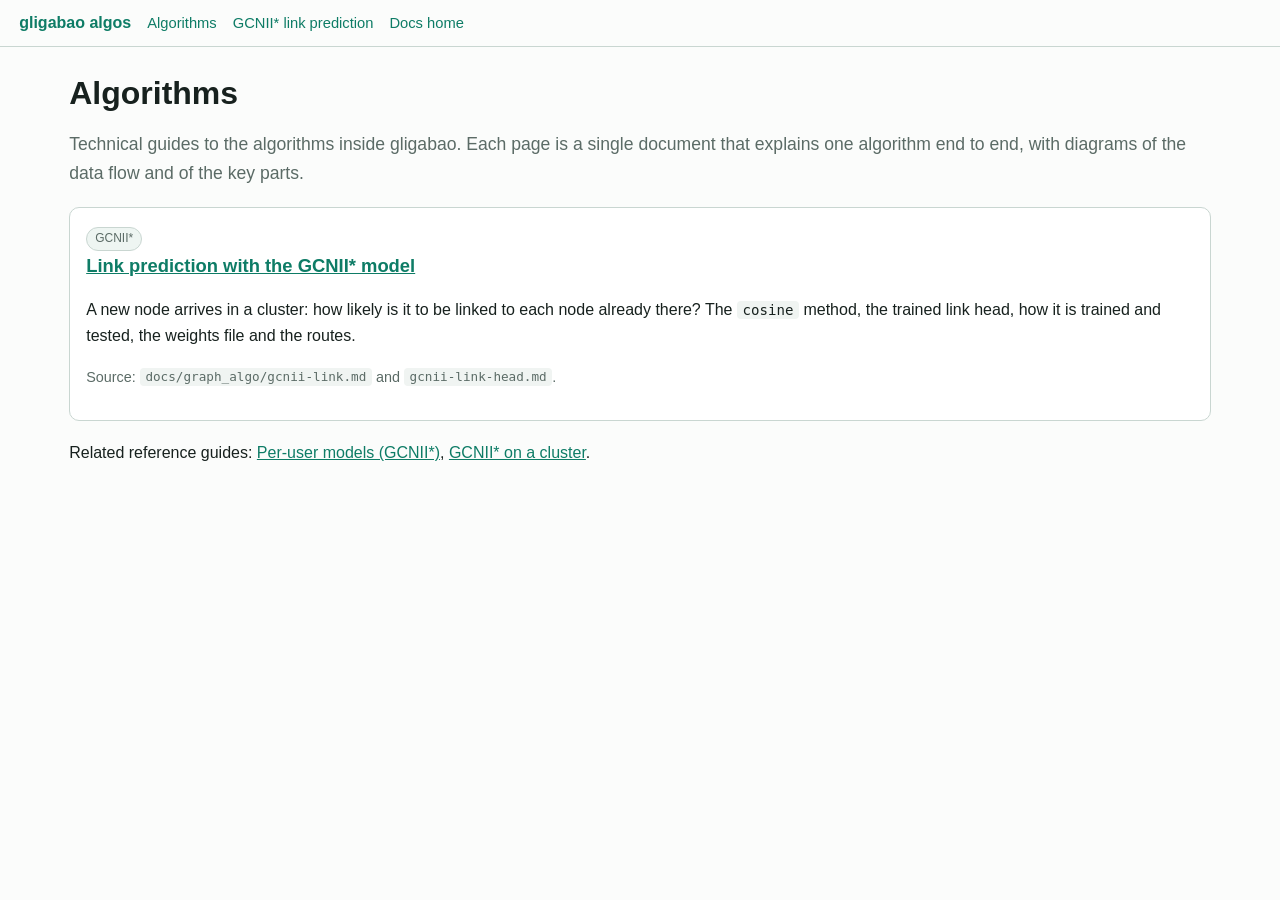
<file: algos/index.html>
<!doctype html>
<html lang="en">
<head>
<meta charset="utf-8">
<meta name="viewport" content="width=device-width,initial-scale=1">
<title>Algorithms | gligabao</title>
<meta name="description" content="Technical, illustrated guides to the algorithms inside gligabao.">
<link rel="stylesheet" href="algos.css">
</head>
<body>
<header class="top"><b>gligabao algos</b>
  <nav><a href="index.html">Algorithms</a><a href="gcnii-link.html">GCNII* link prediction</a><a href="/index">Docs home</a></nav>
</header>
<div class="wrap" style="grid-template-columns:1fr">
<main>
<h1>Algorithms</h1>
<p class="lead">Technical guides to the algorithms inside gligabao. Each page is a single document that explains one algorithm end to end, with diagrams of the data flow and of the key parts.</p>
<div class="cards">
  <div class="card">
    <span class="pill">GCNII*</span>
    <h3><a href="gcnii-link.html">Link prediction with the GCNII* model</a></h3>
    <p>A new node arrives in a cluster: how likely is it to be linked to each node already there? The <code>cosine</code> method, the trained link head, how it is trained and tested, the weights file and the routes.</p>
    <p class="m" style="color:var(--muted);font-size:.9rem">Source: <code>docs/graph_algo/gcnii-link.md</code> and <code>gcnii-link-head.md</code>.</p>
  </div>
</div>
<p>Related reference guides: <a href="/guides/gcnii">Per-user models (GCNII*)</a>, <a href="/guides/gcnii-cluster">GCNII* on a cluster</a>.</p>
</main>
</div>
</body>
</html>
</file>
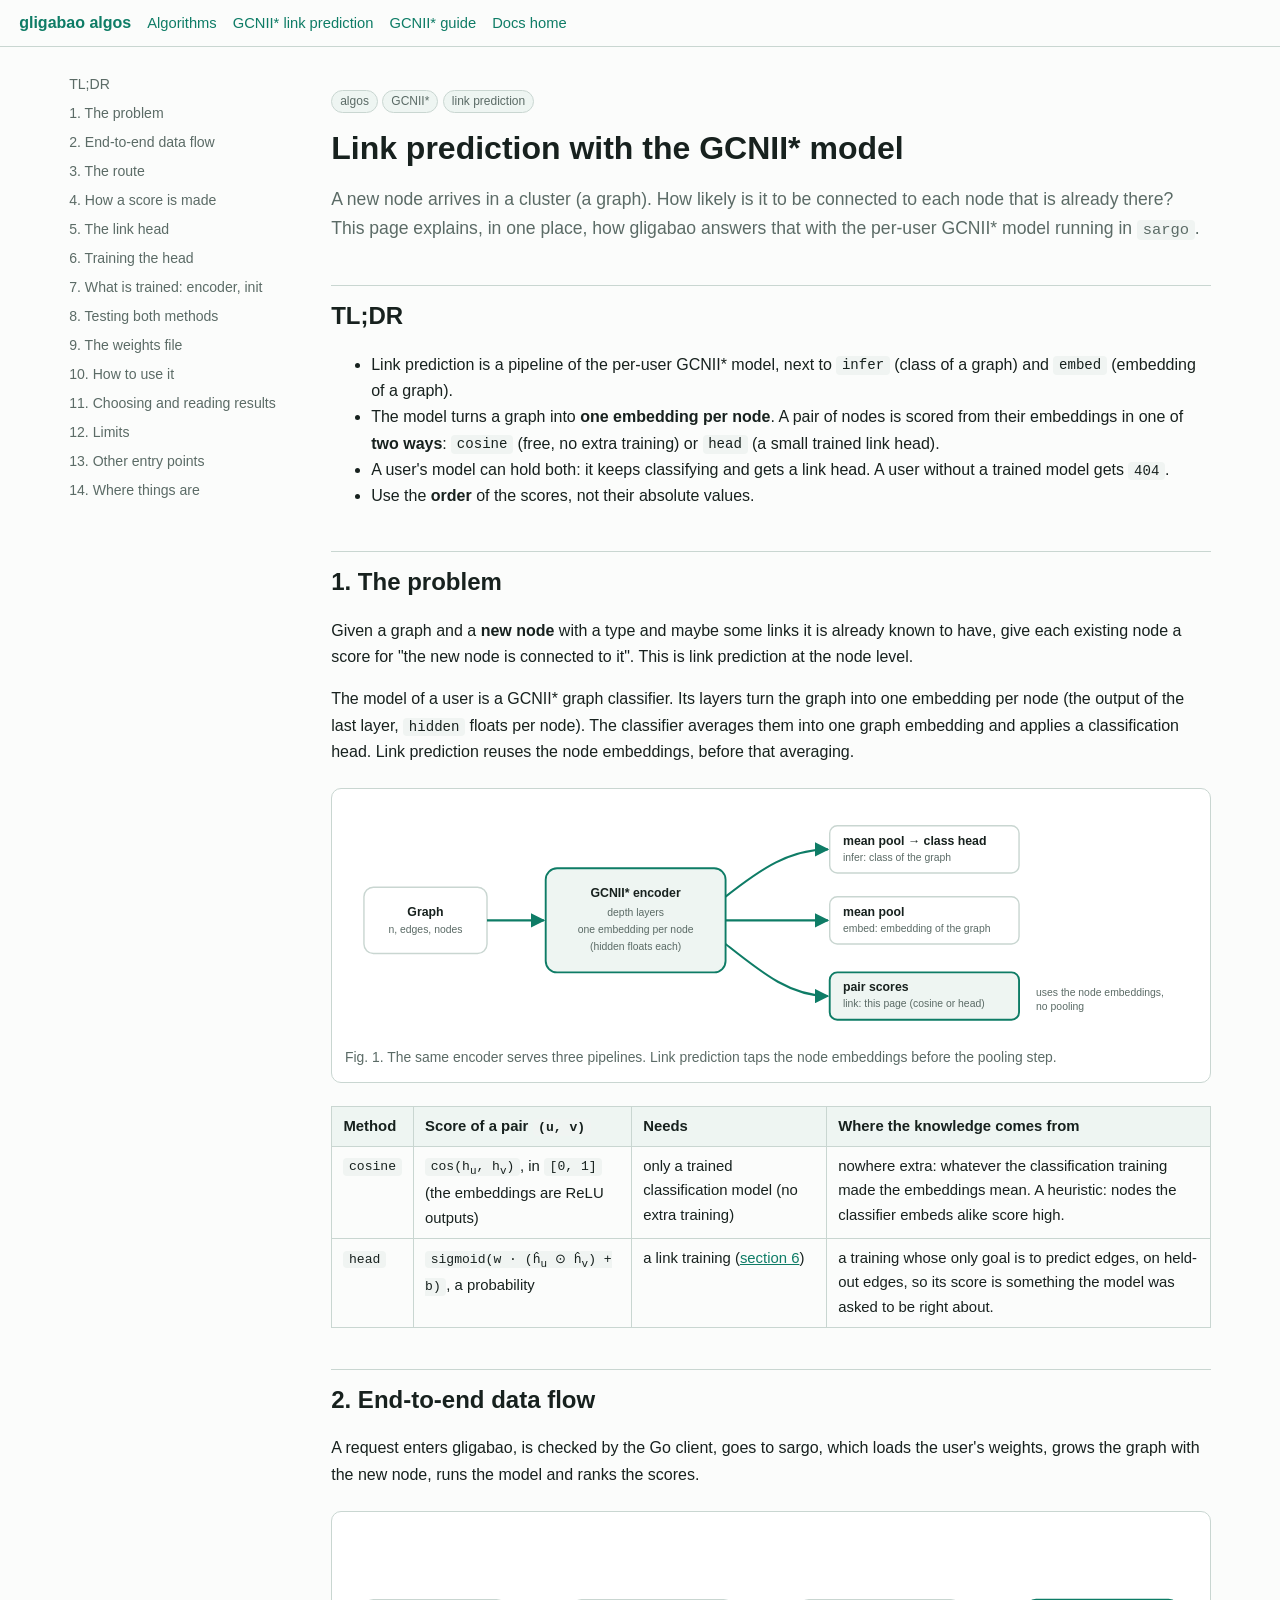
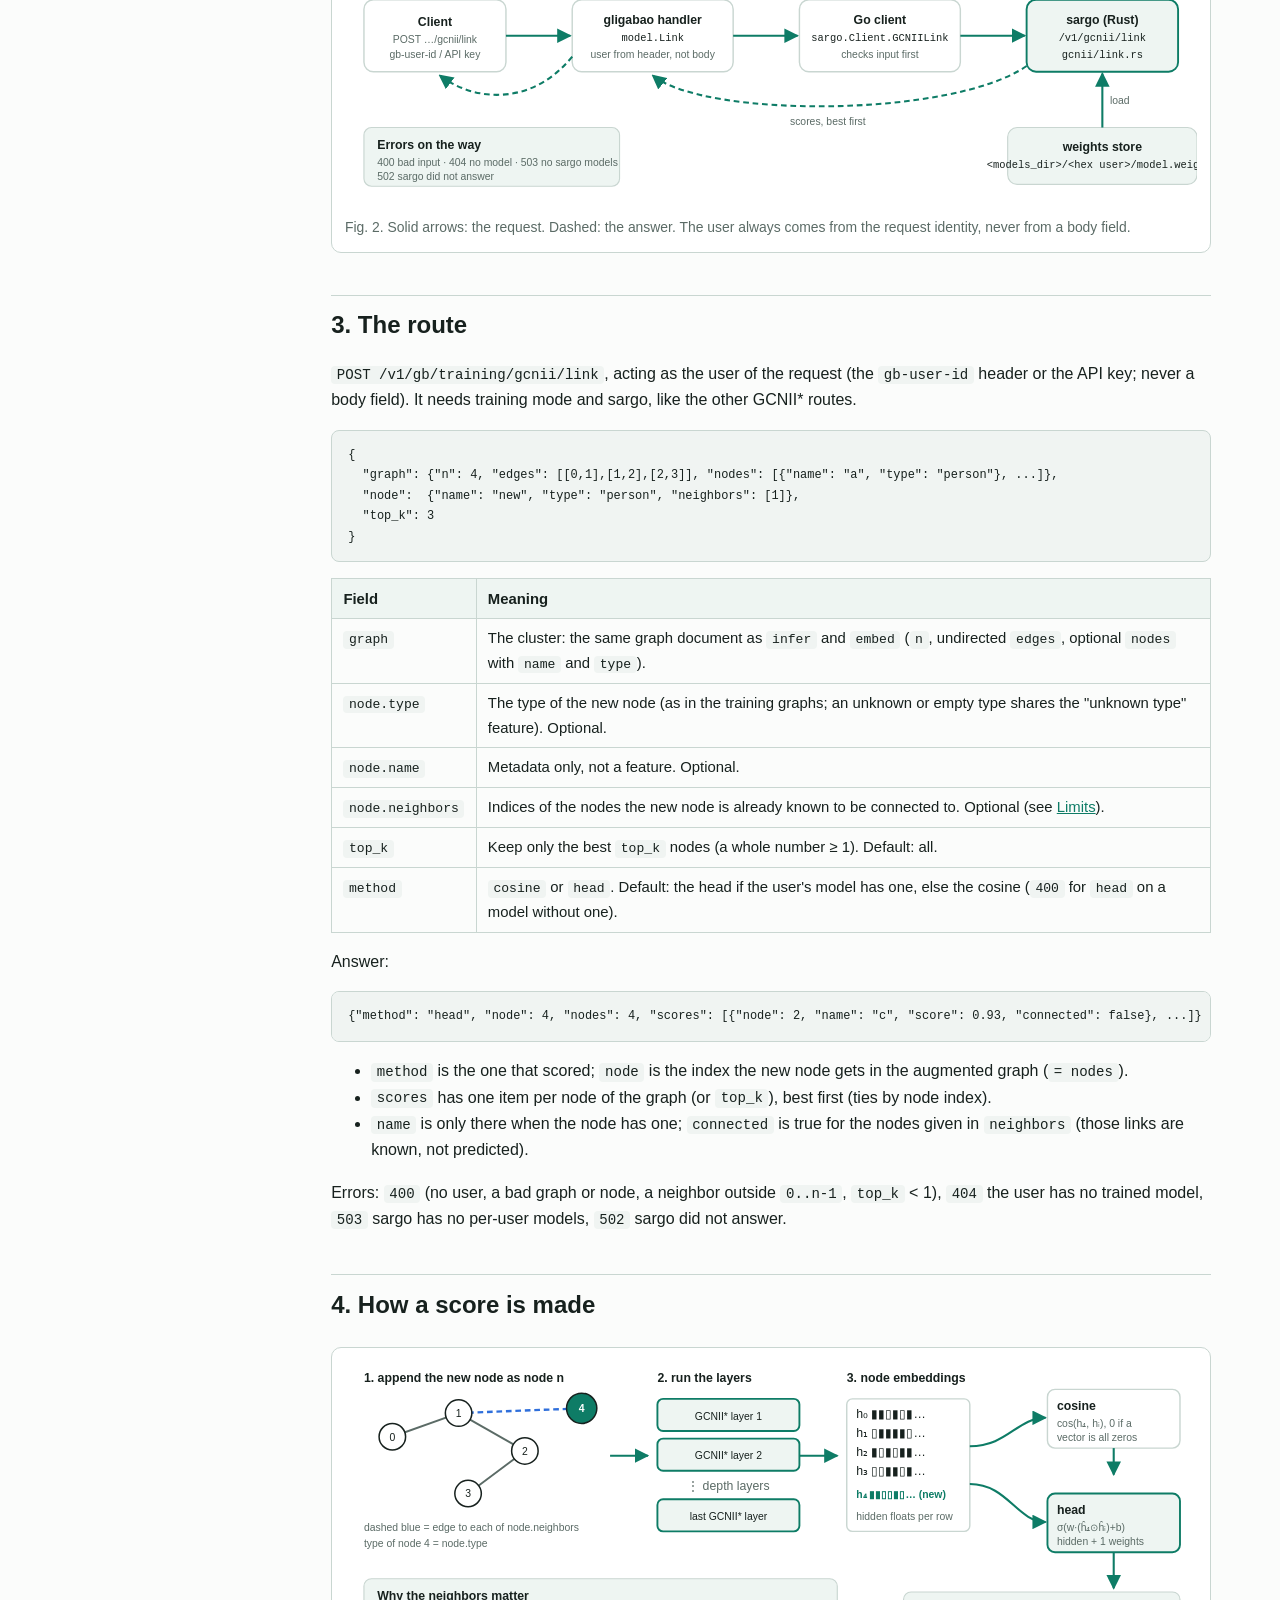
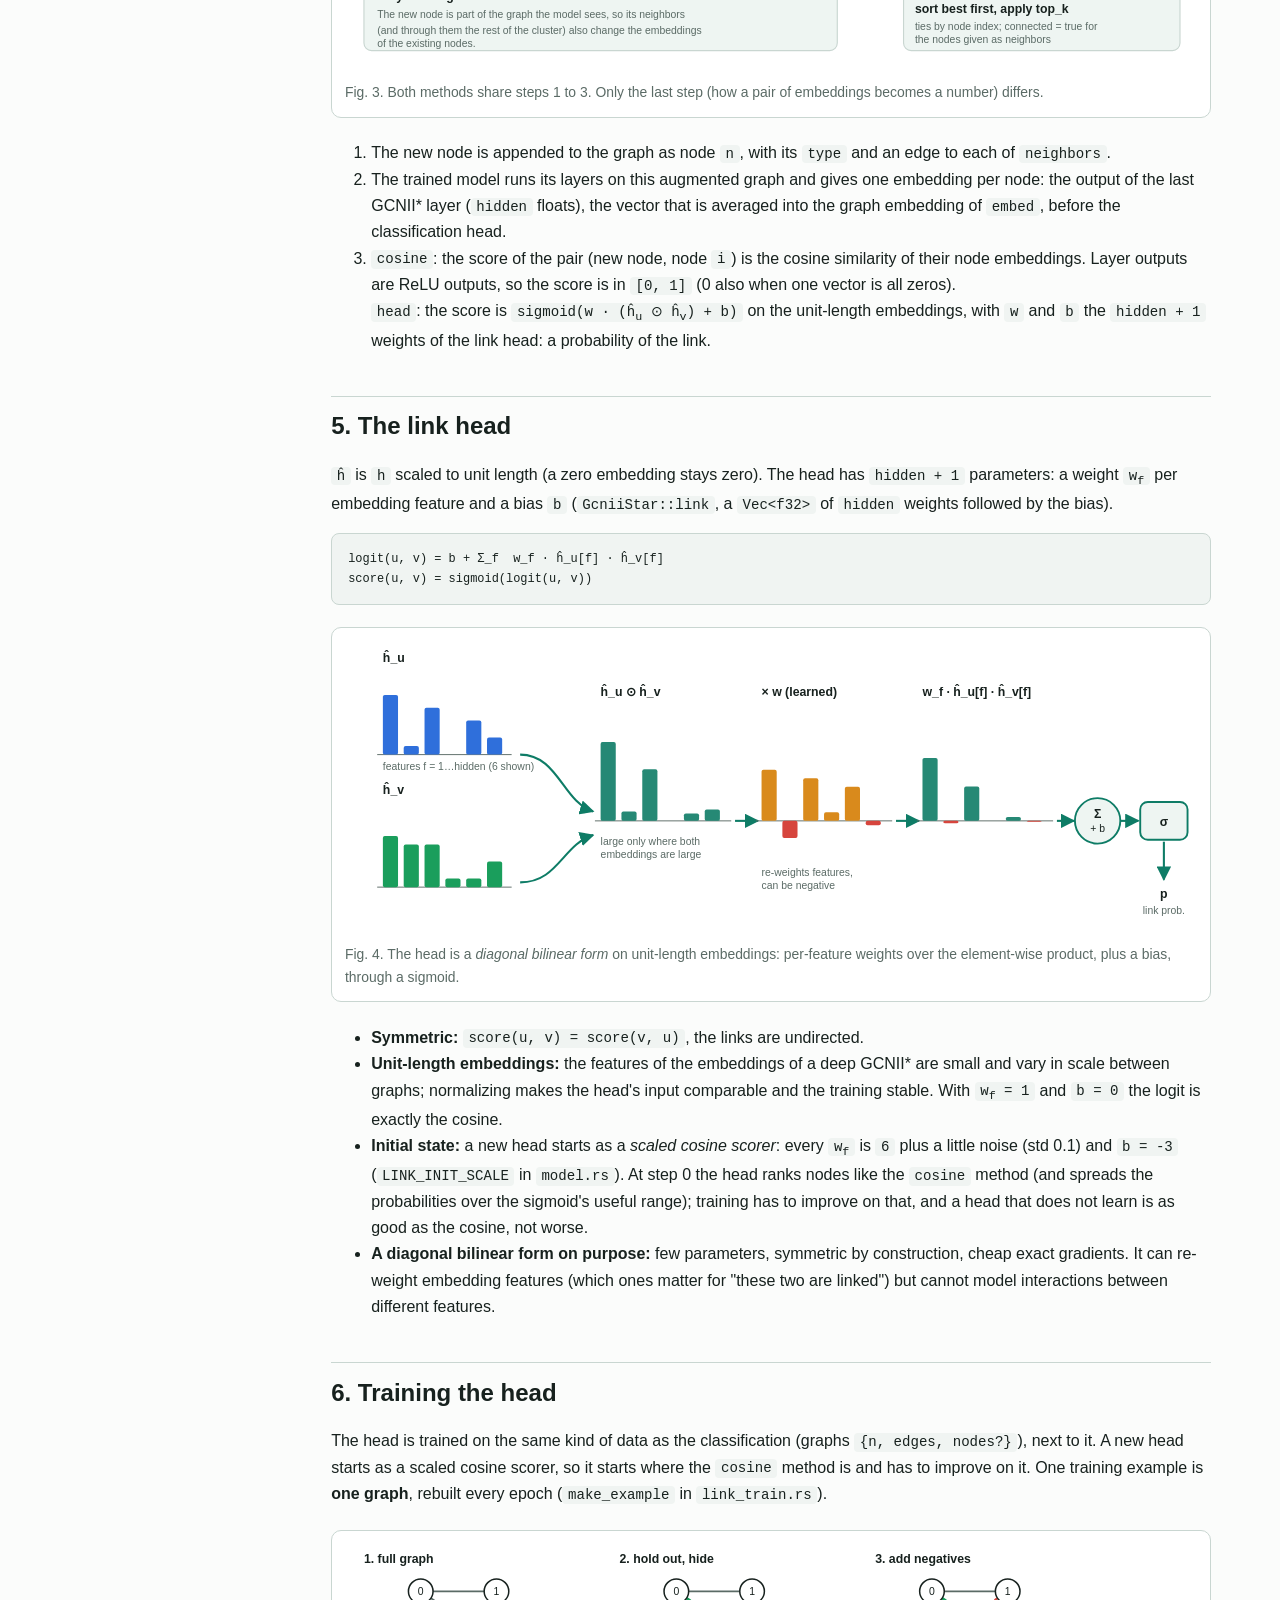
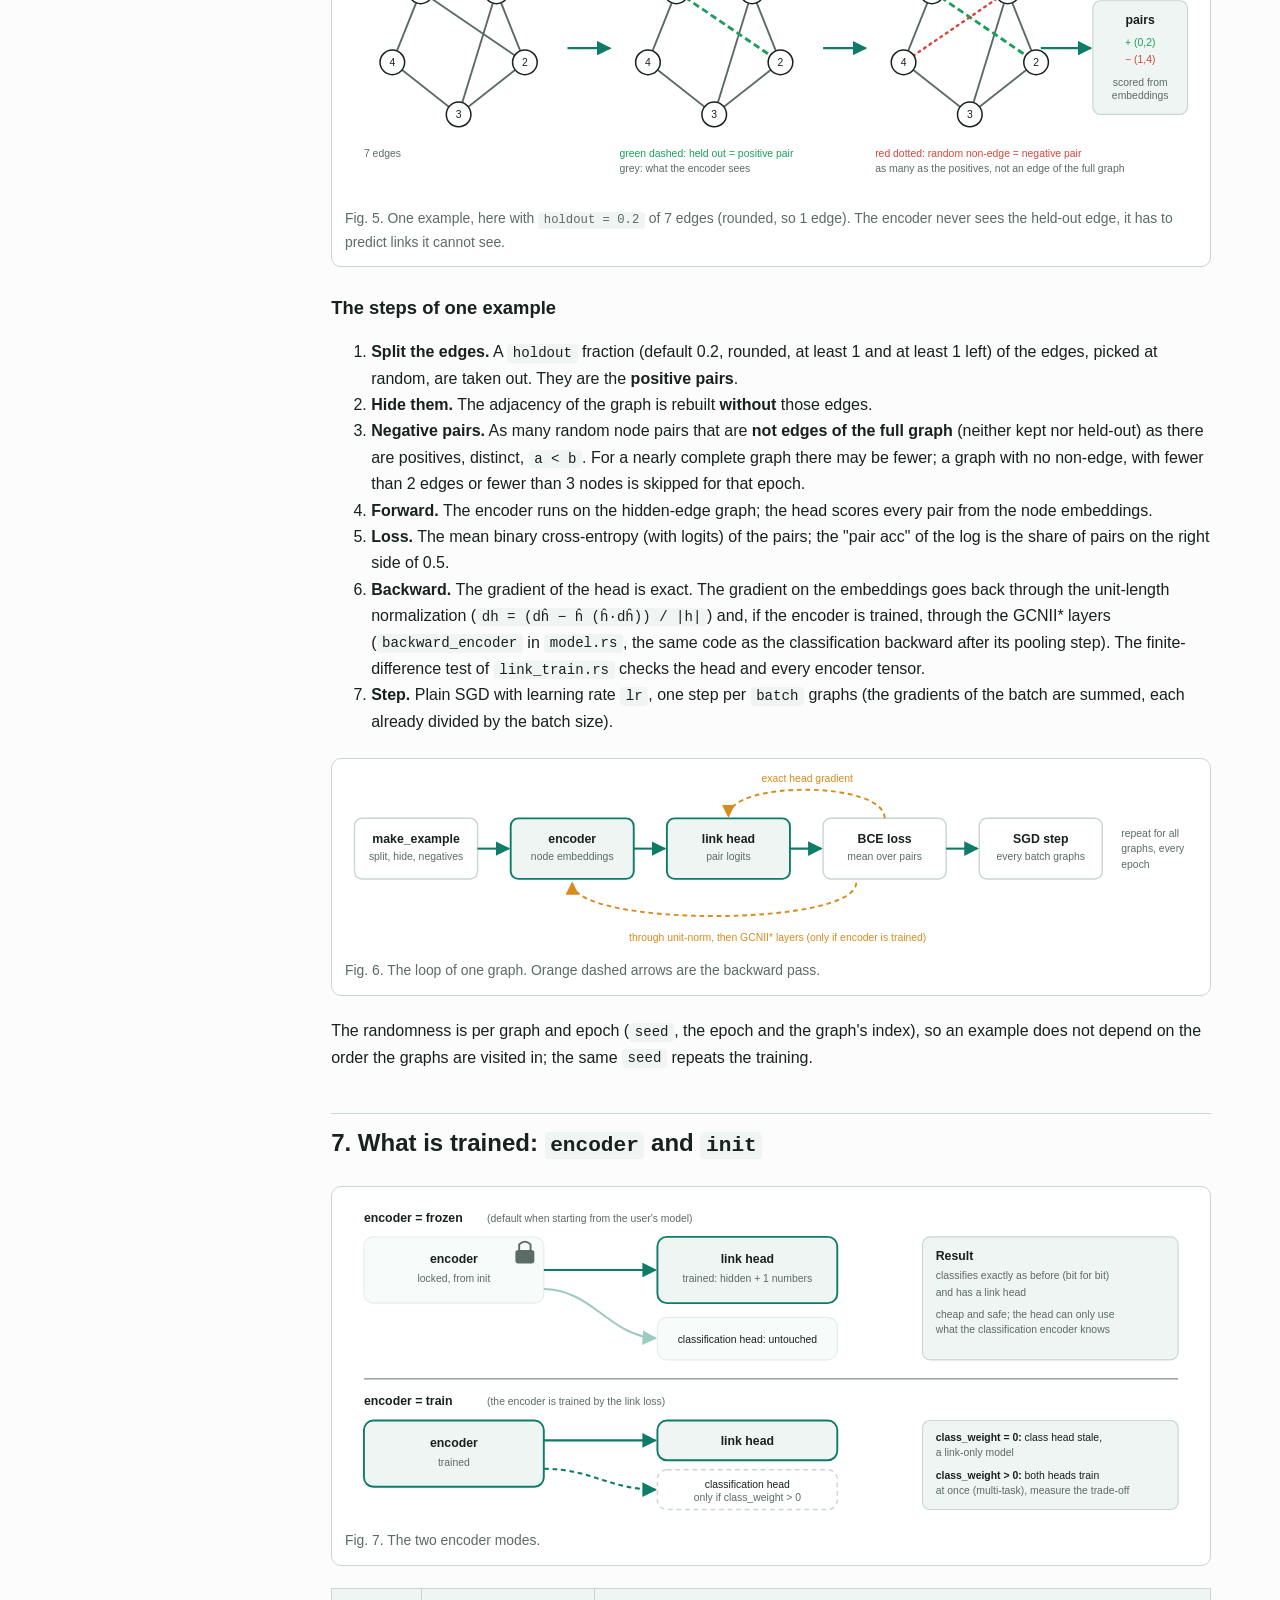
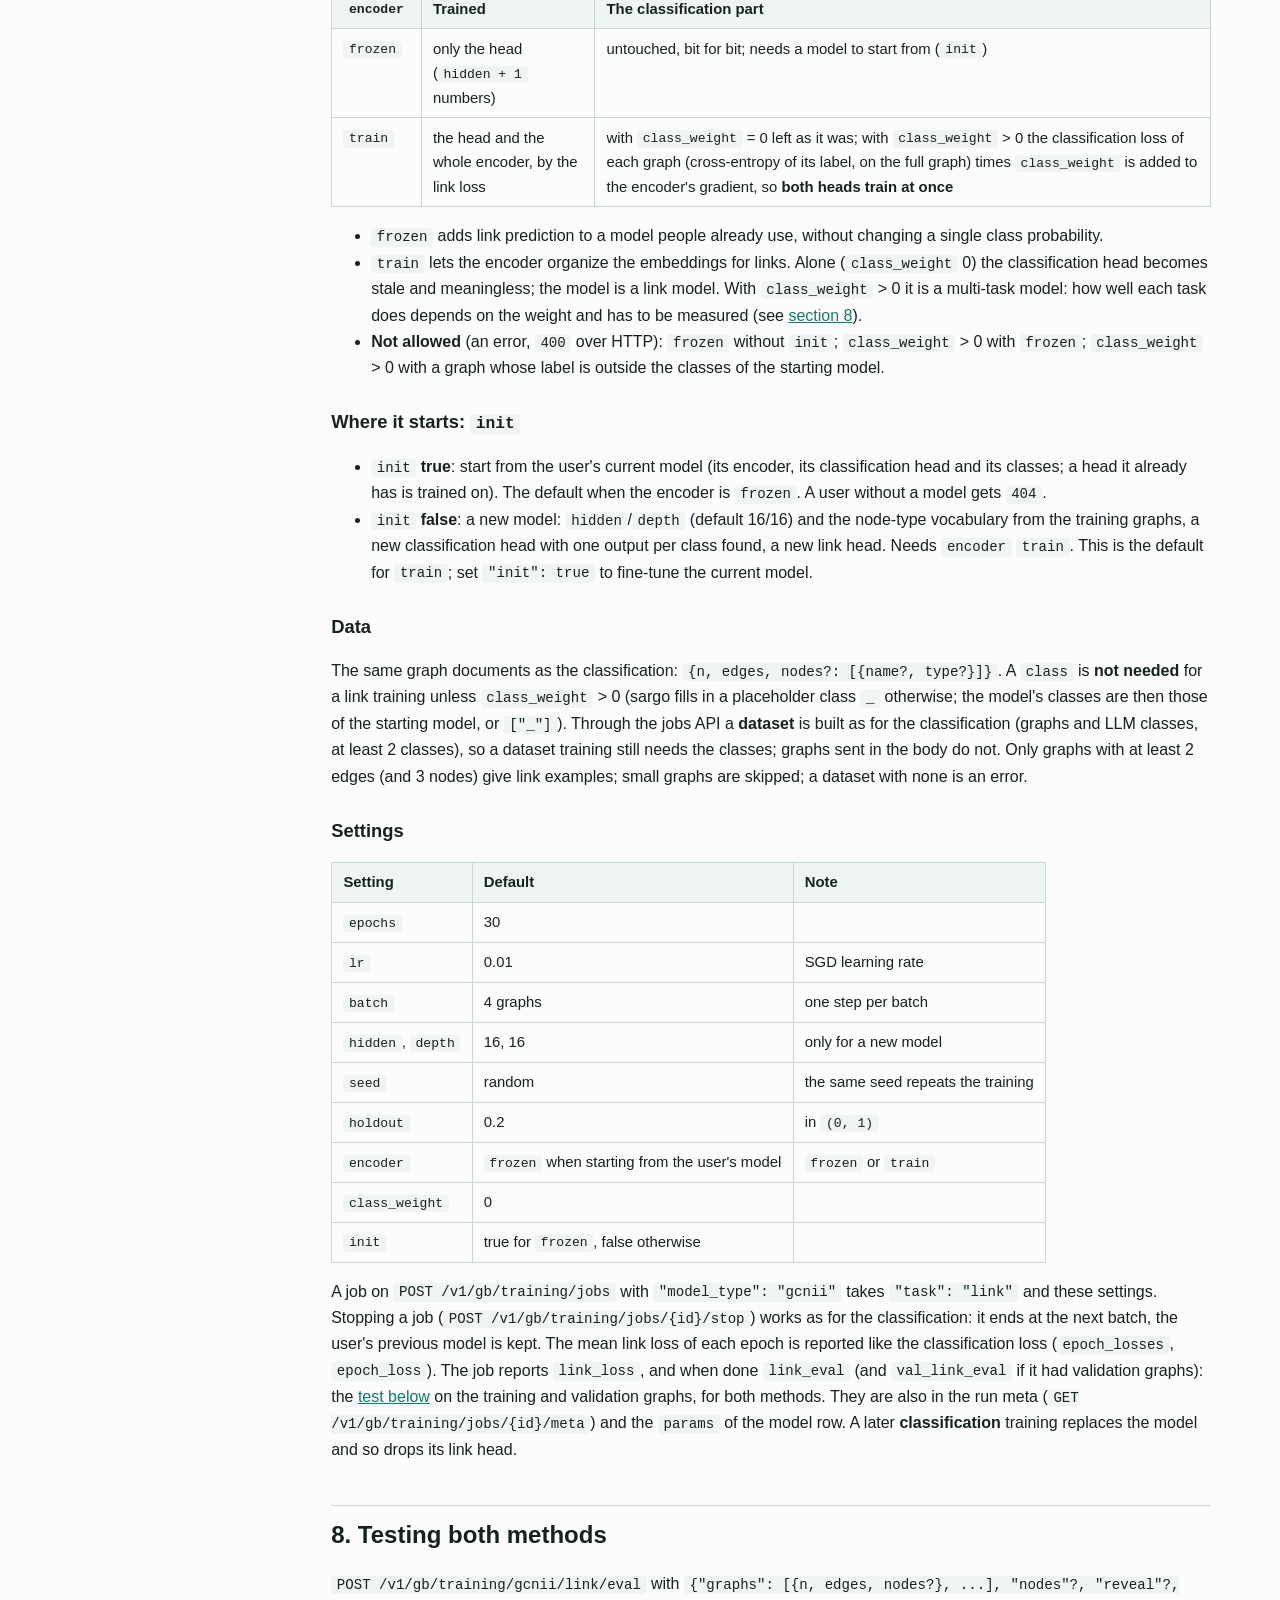
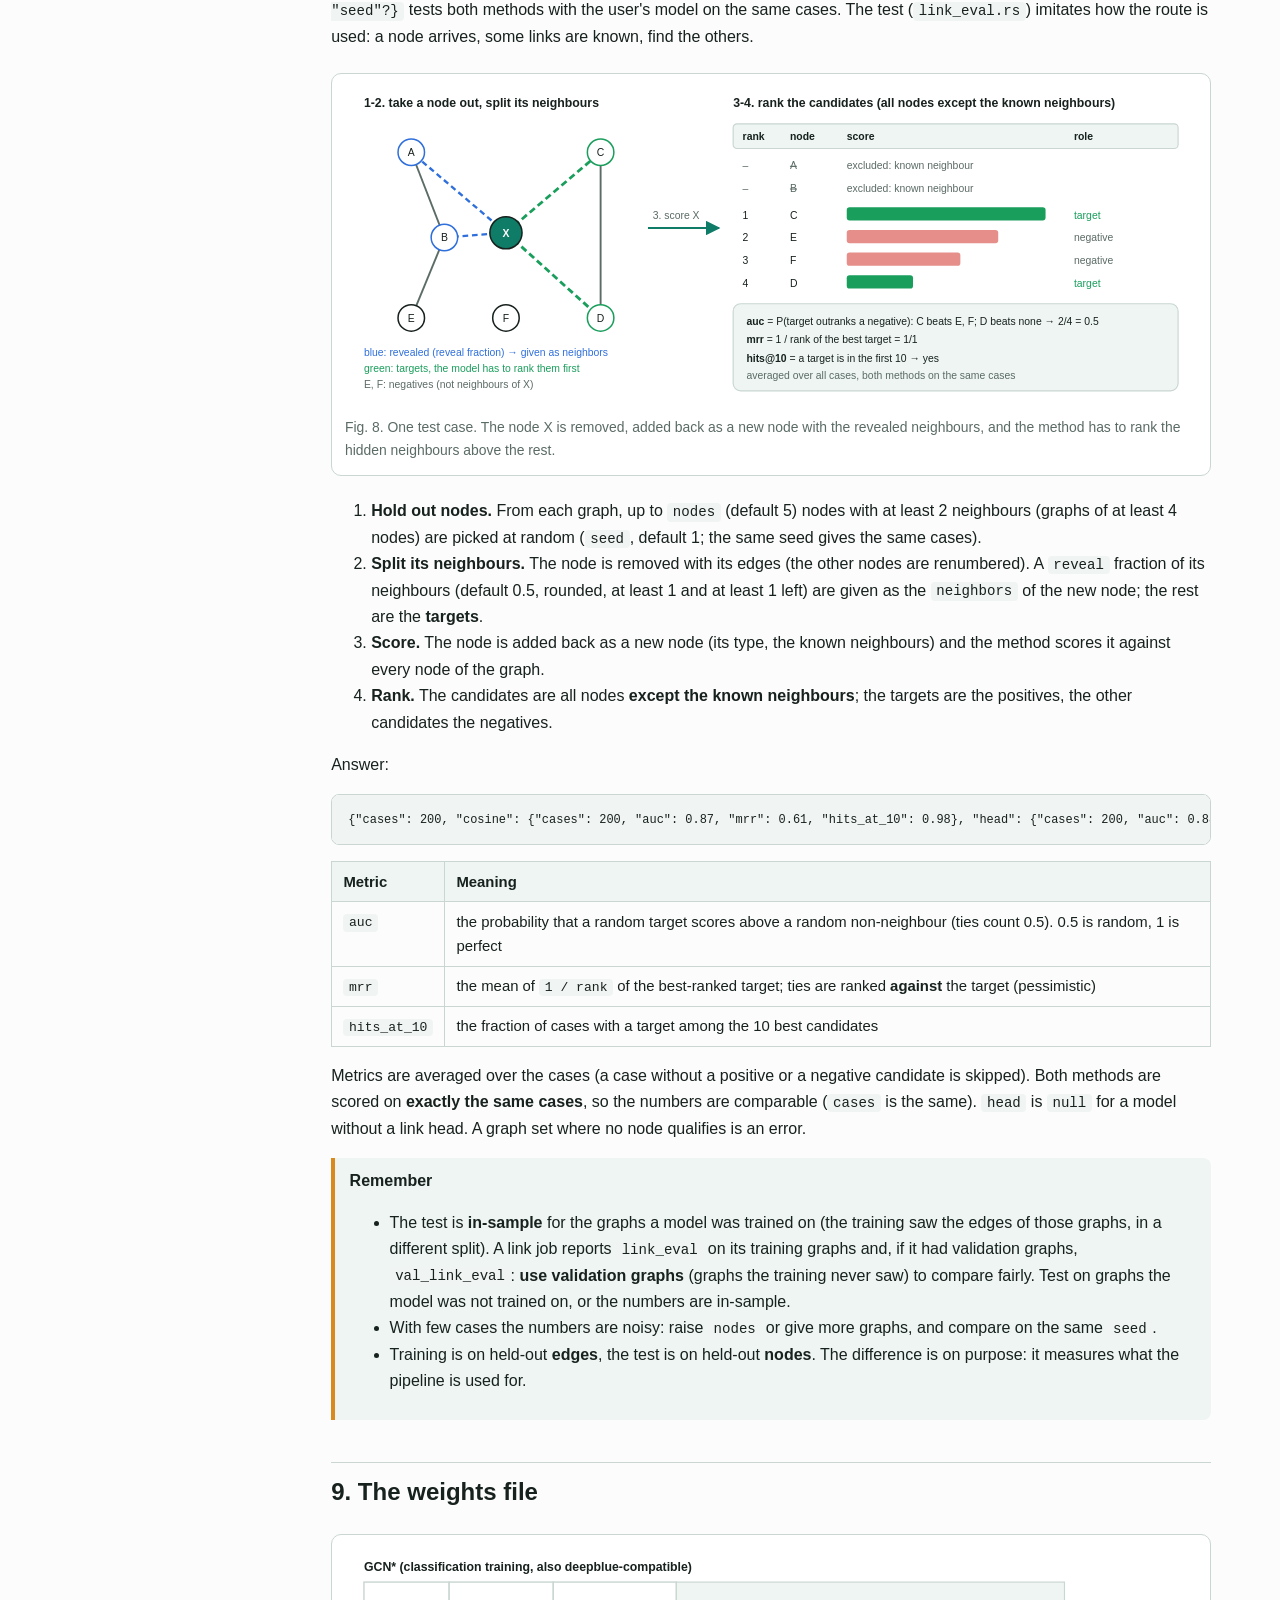
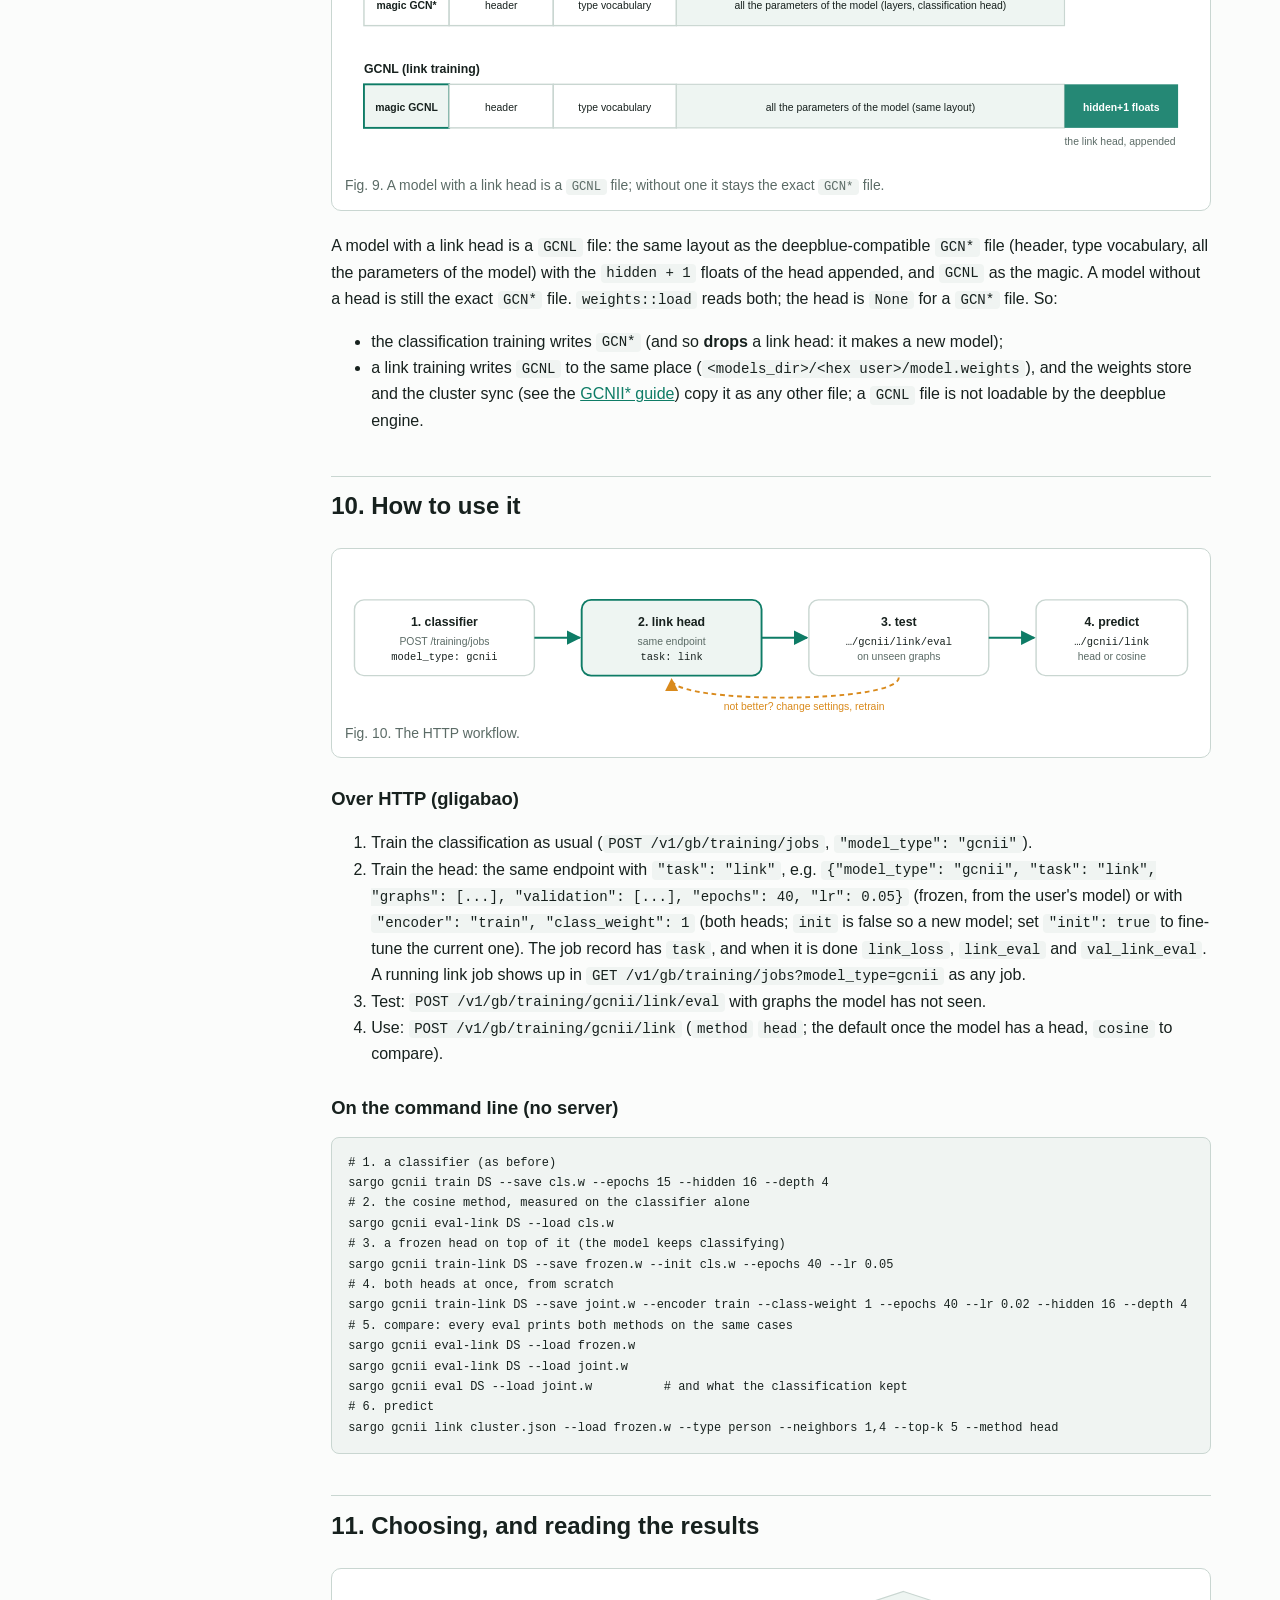
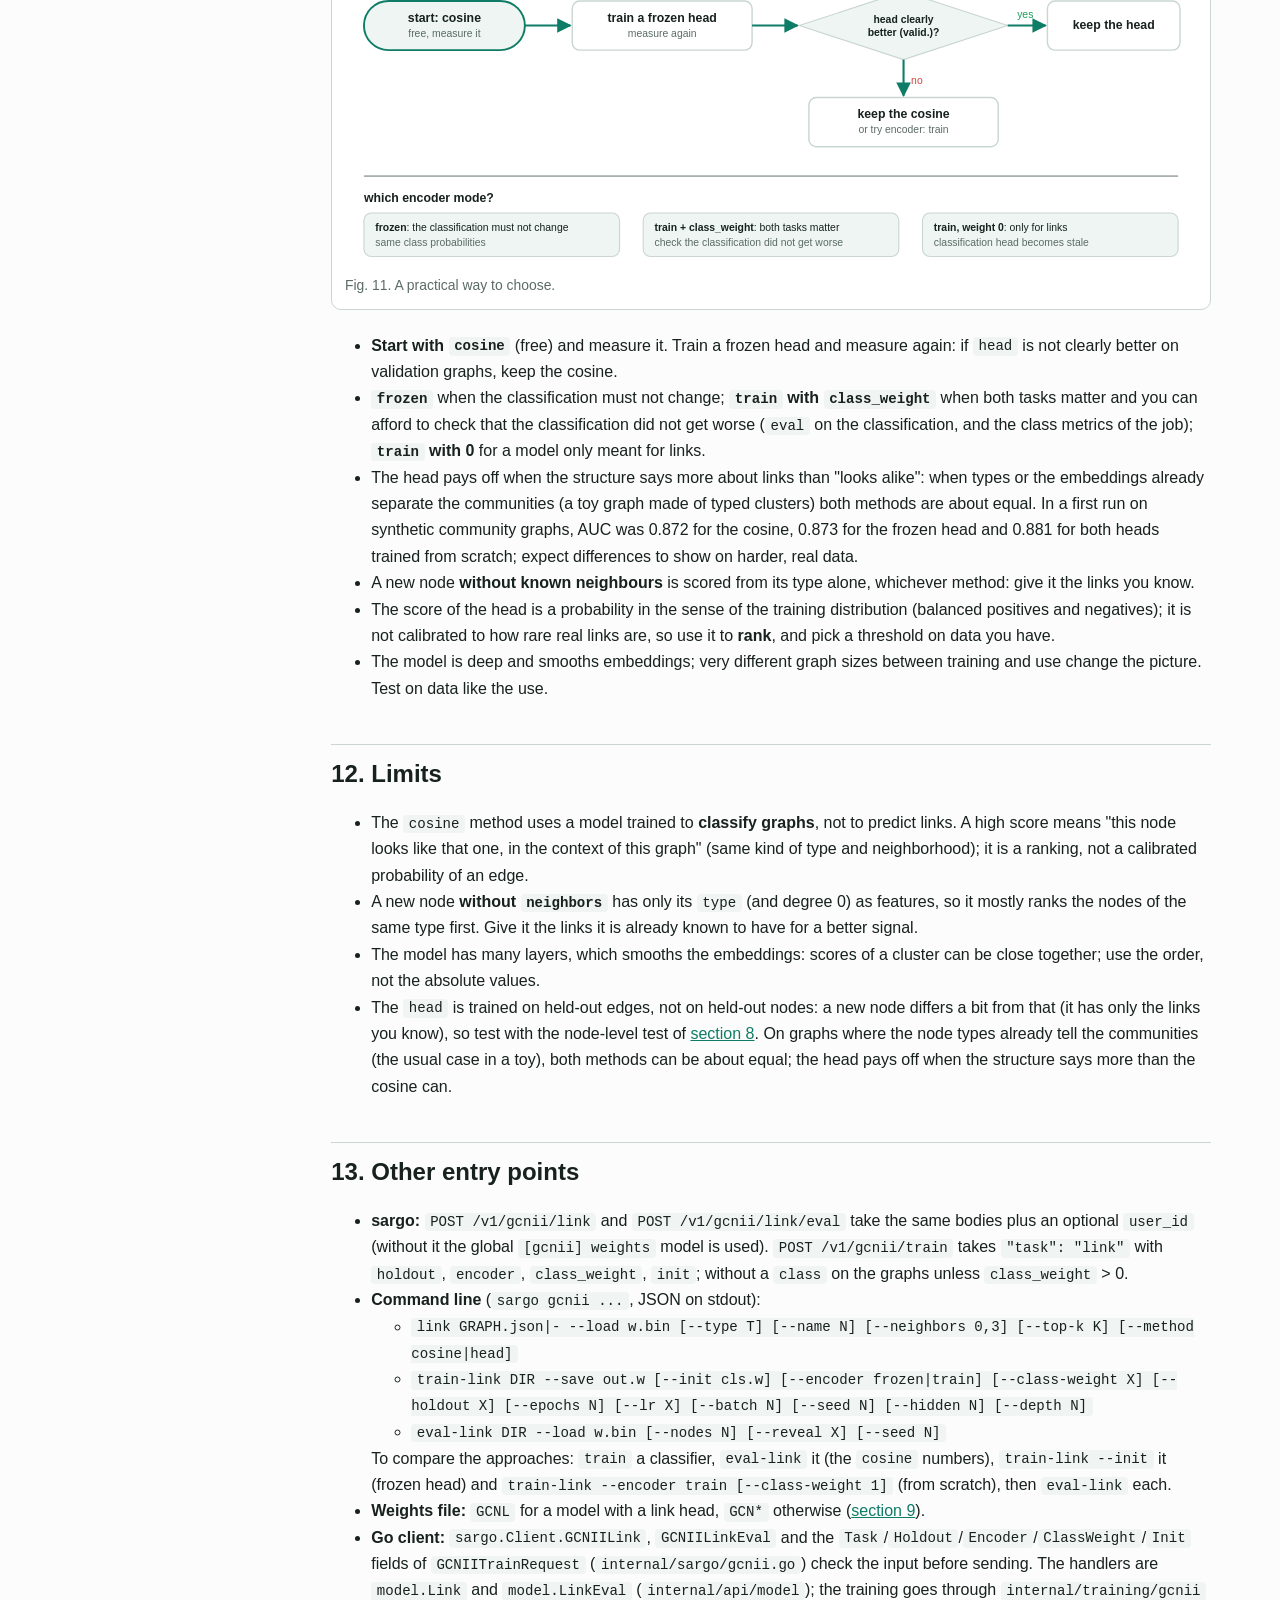
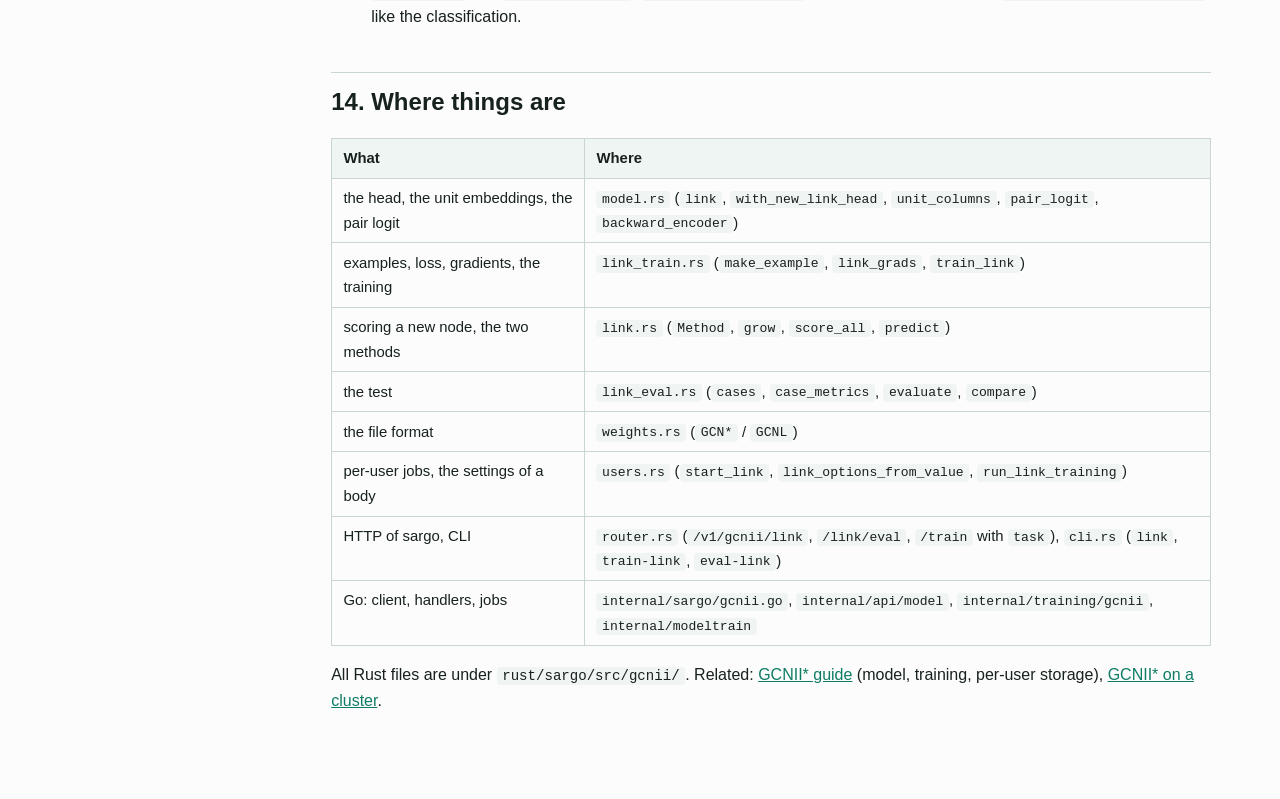
<file: algos/gcnii-link.html>
<!doctype html>
<html lang="en">
<head>
<meta charset="utf-8">
<meta name="viewport" content="width=device-width,initial-scale=1">
<title>GCNII* link prediction: technical guide | gligabao algos</title>
<meta name="description" content="How gligabao predicts links with the per-user GCNII* model: the cosine method, the trained link head, training, testing and the data flow, explained with diagrams.">
<link rel="stylesheet" href="algos.css">
</head>
<body>
<svg width="0" height="0" style="position:absolute" aria-hidden="true"><defs>
<marker id="ah" viewBox="0 0 10 10" refX="9" refY="5" markerWidth="7" markerHeight="7" orient="auto-start-reverse"><path d="M0 0L10 5L0 10z" fill="#0E7C66"/></marker>
<marker id="ahw" viewBox="0 0 10 10" refX="9" refY="5" markerWidth="7" markerHeight="7" orient="auto-start-reverse"><path d="M0 0L10 5L0 10z" fill="#d98a1c"/></marker>
</defs></svg>

<header class="top">
  <b>gligabao algos</b>
  <nav><a href="index.html">Algorithms</a><a href="gcnii-link.html">GCNII* link prediction</a><a href="/guides/gcnii">GCNII* guide</a><a href="/index">Docs home</a></nav>
</header>

<div class="wrap">
<aside class="toc">
  <a href="#tldr">TL;DR</a>
  <a href="#problem">1. The problem</a>
  <a href="#flow">2. End-to-end data flow</a>
  <a href="#route">3. The route</a>
  <a href="#score">4. How a score is made</a>
  <a href="#head">5. The link head</a>
  <a href="#training">6. Training the head</a>
  <a href="#modes">7. What is trained: encoder, init</a>
  <a href="#testing">8. Testing both methods</a>
  <a href="#weights">9. The weights file</a>
  <a href="#use">10. How to use it</a>
  <a href="#choose">11. Choosing and reading results</a>
  <a href="#limits">12. Limits</a>
  <a href="#entry">13. Other entry points</a>
  <a href="#where">14. Where things are</a>
</aside>

<main>
<p><span class="pill">algos</span> <span class="pill">GCNII*</span> <span class="pill">link prediction</span></p>
<h1>Link prediction with the GCNII* model</h1>
<p class="lead">A new node arrives in a cluster (a graph). How likely is it to be connected to each node that is already there? This page explains, in one place, how gligabao answers that with the per-user GCNII* model running in <code>sargo</code>.</p>

<h2 id="tldr">TL;DR</h2>
<ul>
  <li>Link prediction is a pipeline of the per-user GCNII* model, next to <code>infer</code> (class of a graph) and <code>embed</code> (embedding of a graph).</li>
  <li>The model turns a graph into <b>one embedding per node</b>. A pair of nodes is scored from their embeddings in one of <b>two ways</b>: <code>cosine</code> (free, no extra training) or <code>head</code> (a small trained link head).</li>
  <li>A user's model can hold both: it keeps classifying and gets a link head. A user without a trained model gets <code>404</code>.</li>
  <li>Use the <b>order</b> of the scores, not their absolute values.</li>
</ul>

<h2 id="problem">1. The problem</h2>
<p>Given a graph and a <b>new node</b> with a type and maybe some links it is already known to have, give each existing node a score for "the new node is connected to it". This is link prediction at the node level.</p>
<p>The model of a user is a GCNII* graph classifier. Its layers turn the graph into one embedding per node (the output of the last layer, <code>hidden</code> floats per node). The classifier averages them into one graph embedding and applies a classification head. Link prediction reuses the node embeddings, before that averaging.</p>

<figure>
<svg viewBox="0 0 900 250" role="img" aria-label="One GCNII* encoder feeds three uses: classification, graph embedding and link prediction">
  <rect class="box" x="20" y="90" width="130" height="70" rx="10"/><text class="c b" x="85" y="120">Graph</text><text class="c s m" x="85" y="138">n, edges, nodes</text>
  <path class="flow" d="M150 125H210"/>
  <rect class="accs" x="212" y="70" width="190" height="110" rx="12"/>
  <text class="c b" x="307" y="100">GCNII* encoder</text><text class="c s m" x="307" y="120">depth layers</text><text class="c s m" x="307" y="138">one embedding per node</text><text class="c s m" x="307" y="156">(hidden floats each)</text>
  <path class="flow" d="M402 100C440 70 470 50 510 50"/>
  <path class="flow" d="M402 125H510"/>
  <path class="flow" d="M402 150C440 180 470 205 510 205"/>
  <rect class="box" x="512" y="25" width="200" height="50" rx="8"/><text class="b" x="526" y="45">mean pool → class head</text><text class="s m" x="526" y="62">infer: class of the graph</text>
  <rect class="box" x="512" y="100" width="200" height="50" rx="8"/><text class="b" x="526" y="120">mean pool</text><text class="s m" x="526" y="137">embed: embedding of the graph</text>
  <rect class="accs" x="512" y="180" width="200" height="50" rx="8"/><text class="b" x="526" y="200">pair scores</text><text class="s m" x="526" y="217">link: this page (cosine or head)</text>
  <text class="s m" x="730" y="205">uses the node embeddings,</text><text class="s m" x="730" y="220">no pooling</text>
</svg>
<figcaption>Fig. 1. The same encoder serves three pipelines. Link prediction taps the node embeddings before the pooling step.</figcaption>
</figure>

<table>
<tr><th>Method</th><th>Score of a pair <code>(u, v)</code></th><th>Needs</th><th>Where the knowledge comes from</th></tr>
<tr><td><code>cosine</code></td><td><code>cos(h<sub>u</sub>, h<sub>v</sub>)</code>, in <code>[0, 1]</code> (the embeddings are ReLU outputs)</td><td>only a trained classification model (no extra training)</td><td>nowhere extra: whatever the classification training made the embeddings mean. A heuristic: nodes the classifier embeds alike score high.</td></tr>
<tr><td><code>head</code></td><td><code>sigmoid(w · (ĥ<sub>u</sub> ⊙ ĥ<sub>v</sub>) + b)</code>, a probability</td><td>a link training (<a href="#training">section 6</a>)</td><td>a training whose only goal is to predict edges, on held-out edges, so its score is something the model was asked to be right about.</td></tr>
</table>

<h2 id="flow">2. End-to-end data flow</h2>
<p>A request enters gligabao, is checked by the Go client, goes to sargo, which loads the user's weights, grows the graph with the new node, runs the model and ranks the scores.</p>

<figure>
<svg viewBox="0 0 900 300" role="img" aria-label="Request flow from client through gligabao to sargo and the weights store">
  <rect class="box" x="20" y="80" width="150" height="76" rx="10"/><text class="c b" x="95" y="108">Client</text><text class="c s m" x="95" y="126">POST …/gcnii/link</text><text class="c s m" x="95" y="142">gb-user-id / API key</text>
  <rect class="box" x="240" y="80" width="170" height="76" rx="10"/><text class="c b" x="325" y="106">gligabao handler</text><text class="c s mono" x="325" y="124">model.Link</text><text class="c s m" x="325" y="142">user from header, not body</text>
  <rect class="box" x="480" y="80" width="170" height="76" rx="10"/><text class="c b" x="565" y="106">Go client</text><text class="c s mono" x="565" y="124">sargo.Client.GCNIILink</text><text class="c s m" x="565" y="142">checks input first</text>
  <rect class="accs" x="720" y="80" width="160" height="76" rx="10"/><text class="c b" x="800" y="106">sargo (Rust)</text><text class="c s mono" x="800" y="124">/v1/gcnii/link</text><text class="c s mono" x="800" y="142">gcnii/link.rs</text>
  <path class="flow" d="M170 118H238"/><path class="flow" d="M410 118H478"/><path class="flow" d="M650 118H718"/>
  <rect class="soft" x="700" y="215" width="200" height="60" rx="10"/><text class="c b" x="800" y="240">weights store</text><text class="c s mono" x="800" y="258">&lt;models_dir&gt;/&lt;hex user&gt;/model.weights</text>
  <path class="flow" d="M800 215V158"/><text class="s m" x="808" y="190">load</text>
  <path class="flow" d="M720 150C640 205 380 205 325 160" style="stroke-dasharray:6 4"/>
  <text class="s m" x="470" y="212">scores, best first</text>
  <path class="flow" d="M240 140C200 190 140 190 100 160" style="stroke-dasharray:6 4"/>
  <rect class="soft" x="20" y="215" width="270" height="62" rx="8"/><text class="b" x="34" y="238">Errors on the way</text><text class="s m" x="34" y="256">400 bad input · 404 no model · 503 no sargo models</text><text class="s m" x="34" y="270">502 sargo did not answer</text>
</svg>
<figcaption>Fig. 2. Solid arrows: the request. Dashed: the answer. The user always comes from the request identity, never from a body field.</figcaption>
</figure>

<h2 id="route">3. The route</h2>
<p><code>POST /v1/gb/training/gcnii/link</code>, acting as the user of the request (the <code>gb-user-id</code> header or the API key; never a body field). It needs training mode and sargo, like the other GCNII* routes.</p>
<pre><code>{
  "graph": {"n": 4, "edges": [[0,1],[1,2],[2,3]], "nodes": [{"name": "a", "type": "person"}, ...]},
  "node":  {"name": "new", "type": "person", "neighbors": [1]},
  "top_k": 3
}</code></pre>
<table>
<tr><th>Field</th><th>Meaning</th></tr>
<tr><td><code>graph</code></td><td>The cluster: the same graph document as <code>infer</code> and <code>embed</code> (<code>n</code>, undirected <code>edges</code>, optional <code>nodes</code> with <code>name</code> and <code>type</code>).</td></tr>
<tr><td><code>node.type</code></td><td>The type of the new node (as in the training graphs; an unknown or empty type shares the "unknown type" feature). Optional.</td></tr>
<tr><td><code>node.name</code></td><td>Metadata only, not a feature. Optional.</td></tr>
<tr><td><code>node.neighbors</code></td><td>Indices of the nodes the new node is already known to be connected to. Optional (see <a href="#limits">Limits</a>).</td></tr>
<tr><td><code>top_k</code></td><td>Keep only the best <code>top_k</code> nodes (a whole number &ge; 1). Default: all.</td></tr>
<tr><td><code>method</code></td><td><code>cosine</code> or <code>head</code>. Default: the head if the user's model has one, else the cosine (<code>400</code> for <code>head</code> on a model without one).</td></tr>
</table>
<p>Answer:</p>
<pre><code>{"method": "head", "node": 4, "nodes": 4, "scores": [{"node": 2, "name": "c", "score": 0.93, "connected": false}, ...]}</code></pre>
<ul>
  <li><code>method</code> is the one that scored; <code>node</code> is the index the new node gets in the augmented graph (<code>= nodes</code>).</li>
  <li><code>scores</code> has one item per node of the graph (or <code>top_k</code>), best first (ties by node index).</li>
  <li><code>name</code> is only there when the node has one; <code>connected</code> is true for the nodes given in <code>neighbors</code> (those links are known, not predicted).</li>
</ul>
<p>Errors: <code>400</code> (no user, a bad graph or node, a neighbor outside <code>0..n-1</code>, <code>top_k</code> &lt; 1), <code>404</code> the user has no trained model, <code>503</code> sargo has no per-user models, <code>502</code> sargo did not answer.</p>

<h2 id="score">4. How a score is made</h2>

<figure>
<svg viewBox="0 0 900 330" role="img" aria-label="The new node is appended to the graph, the encoder runs, and cosine or head scores each pair">
  <!-- step 1 -->
  <text class="b" x="20" y="22">1. append the new node as node n</text>
  <g>
    <line class="edge" x1="50" y1="80" x2="120" y2="55"/><line class="edge" x1="120" y1="55" x2="190" y2="95"/><line class="edge" x1="190" y1="95" x2="130" y2="140"/>
    <line class="known" x1="120" y1="55" x2="250" y2="50"/>
    <circle class="node" cx="50" cy="80" r="14"/><text class="c s" x="50" y="84">0</text>
    <circle class="node" cx="120" cy="55" r="14"/><text class="c s" x="120" y="59">1</text>
    <circle class="node" cx="190" cy="95" r="14"/><text class="c s" x="190" y="99">2</text>
    <circle class="node" cx="130" cy="140" r="14"/><text class="c s" x="130" y="144">3</text>
    <circle class="newn" cx="250" cy="50" r="16"/><text class="c s b" x="250" y="54" style="fill:#fff">4</text>
  </g>
  <text class="s m" x="20" y="180">dashed blue = edge to each of node.neighbors</text>
  <text class="s m" x="20" y="196">type of node 4 = node.type</text>
  <path class="flow" d="M280 100H320"/>
  <!-- step 2 -->
  <text class="b" x="330" y="22">2. run the layers</text>
  <rect class="accs" x="330" y="40" width="150" height="34" rx="6"/><text class="c s" x="405" y="62">GCNII* layer 1</text>
  <rect class="accs" x="330" y="82" width="150" height="34" rx="6"/><text class="c s" x="405" y="104">GCNII* layer 2</text>
  <text class="c m" x="405" y="136">⋮ depth layers</text>
  <rect class="accs" x="330" y="146" width="150" height="34" rx="6"/><text class="c s" x="405" y="168">last GCNII* layer</text>
  <path class="flow" d="M480 100H520"/>
  <!-- step 3 -->
  <text class="b" x="530" y="22">3. node embeddings</text>
  <g>
    <rect class="box" x="530" y="40" width="130" height="140" rx="6"/>
    <text class="s m c" x="595" y="36" style="display:none">h</text>
    <g class="s">
      <text x="540" y="60">h₀ ▮▮▯▮▯▮…</text><text x="540" y="80">h₁ ▯▮▮▮▮▯…</text><text x="540" y="100">h₂ ▮▯▮▯▮▮…</text><text x="540" y="120">h₃ ▯▯▮▮▯▮…</text>
    </g>
    <text class="s b" x="540" y="145" style="fill:var(--acc)">h₄ ▮▮▯▯▮▯…  (new)</text>
    <text class="s m" x="540" y="168">hidden floats per row</text>
  </g>
  <path class="flow" d="M660 90C700 90 710 60 740 60"/><path class="flow" d="M660 130C700 130 710 170 740 170"/>
  <rect class="box" x="742" y="30" width="140" height="62" rx="8"/><text class="b" x="752" y="52">cosine</text><text class="s m" x="752" y="70">cos(h₄, hᵢ), 0 if a</text><text class="s m" x="752" y="84">vector is all zeros</text>
  <rect class="accs" x="742" y="140" width="140" height="62" rx="8"/><text class="b" x="752" y="162">head</text><text class="s m" x="752" y="180">σ(w·(ĥ₄⊙ĥᵢ)+b)</text><text class="s m" x="752" y="194">hidden + 1 weights</text>
  <!-- bottom -->
  <path class="flow" d="M812 92V120"/><path class="flow" d="M812 202V240"/>
  <rect class="soft" x="590" y="244" width="292" height="62" rx="8"/><text class="b" x="602" y="266">sort best first, apply top_k</text><text class="s m" x="602" y="284">ties by node index; connected = true for</text><text class="s m" x="602" y="298">the nodes given as neighbors</text>
  <rect class="soft" x="20" y="230" width="500" height="76" rx="8"/>
  <text class="b" x="34" y="252">Why the neighbors matter</text>
  <text class="s m" x="34" y="272">The new node is part of the graph the model sees, so its neighbors</text>
  <text class="s m" x="34" y="288">(and through them the rest of the cluster) also change the embeddings</text>
  <text class="s m" x="34" y="302">of the existing nodes.</text>
</svg>
<figcaption>Fig. 3. Both methods share steps 1 to 3. Only the last step (how a pair of embeddings becomes a number) differs.</figcaption>
</figure>

<ol>
  <li>The new node is appended to the graph as node <code>n</code>, with its <code>type</code> and an edge to each of <code>neighbors</code>.</li>
  <li>The trained model runs its layers on this augmented graph and gives one embedding per node: the output of the last GCNII* layer (<code>hidden</code> floats), the vector that is averaged into the graph embedding of <code>embed</code>, before the classification head.</li>
  <li><code>cosine</code>: the score of the pair (new node, node <code>i</code>) is the cosine similarity of their node embeddings. Layer outputs are ReLU outputs, so the score is in <code>[0, 1]</code> (0 also when one vector is all zeros).<br><code>head</code>: the score is <code>sigmoid(w · (ĥ<sub>u</sub> ⊙ ĥ<sub>v</sub>) + b)</code> on the unit-length embeddings, with <code>w</code> and <code>b</code> the <code>hidden + 1</code> weights of the link head: a probability of the link.</li>
</ol>

<h2 id="head">5. The link head</h2>
<p><code>ĥ</code> is <code>h</code> scaled to unit length (a zero embedding stays zero). The head has <code>hidden + 1</code> parameters: a weight <code>w<sub>f</sub></code> per embedding feature and a bias <code>b</code> (<code>GcniiStar::link</code>, a <code>Vec&lt;f32&gt;</code> of <code>hidden</code> weights followed by the bias).</p>
<pre><code>logit(u, v) = b + Σ_f  w_f · ĥ_u[f] · ĥ_v[f]
score(u, v) = sigmoid(logit(u, v))</code></pre>

<figure>
<svg viewBox="0 0 900 310" role="img" aria-label="Element-wise product of two unit embeddings, weighted per feature, summed with a bias and squashed by a sigmoid">
  <text class="b" x="40" y="22">ĥ_u</text><text class="b" x="40" y="162">ĥ_v</text>
  <line class="edge" x1="34" y1="120" x2="176" y2="120" style="stroke-width:1"/>
  <line class="edge" x1="34" y1="260" x2="176" y2="260" style="stroke-width:1"/>
  <rect x="40" y="57.0" width="16" height="63.0" class="bluef" rx="2"/>
<rect x="62" y="111.0" width="16" height="9.0" class="bluef" rx="2"/>
<rect x="84" y="70.5" width="16" height="49.5" class="bluef" rx="2"/>
<rect x="106" y="120.0" width="16" height="0.0" class="bluef" rx="2"/>
<rect x="128" y="84.0" width="16" height="36.0" class="bluef" rx="2"/>
<rect x="150" y="102.0" width="16" height="18.0" class="bluef" rx="2"/>
  <rect x="40" y="206.0" width="16" height="54.0" class="posf" rx="2"/>
<rect x="62" y="215.0" width="16" height="45.0" class="posf" rx="2"/>
<rect x="84" y="215.0" width="16" height="45.0" class="posf" rx="2"/>
<rect x="106" y="251.0" width="16" height="9.0" class="posf" rx="2"/>
<rect x="128" y="251.0" width="16" height="9.0" class="posf" rx="2"/>
<rect x="150" y="233.0" width="16" height="27.0" class="posf" rx="2"/>
  <text class="s m" x="40" y="136">features f = 1…hidden (6 shown)</text>
  <path class="flow" d="M185 120C225 120 230 170 262 180"/><path class="flow" d="M185 255C225 255 230 215 262 205"/>
  <text class="b" x="270" y="58">ĥ_u ⊙ ĥ_v</text>
  <line class="edge" x1="264" y1="190" x2="408" y2="190" style="stroke-width:1"/>
  <rect x="270" y="106.8" width="16" height="83.2" class="accf" rx="2"/>
<rect x="292" y="180.1" width="16" height="9.9" class="accf" rx="2"/>
<rect x="314" y="135.5" width="16" height="54.5" class="accf" rx="2"/>
<rect x="336" y="190.0" width="16" height="0.0" class="accf" rx="2"/>
<rect x="358" y="182.1" width="16" height="7.9" class="accf" rx="2"/>
<rect x="380" y="178.1" width="16" height="11.9" class="accf" rx="2"/>
  <text class="s m" x="270" y="215">large only where both</text><text class="s m" x="270" y="229">embeddings are large</text>
  <path class="flow" d="M412 190H436"/>
  <text class="b" x="440" y="58">× w (learned)</text>
  <line class="edge" x1="434" y1="190" x2="578" y2="190" style="stroke-width:1"/>
  <rect x="440" y="136.0" width="16" height="54.0" class="warnf" rx="2"/>
<rect x="462" y="190.0" width="16" height="18.0" class="negf" rx="2"/>
<rect x="484" y="145.0" width="16" height="45.0" class="warnf" rx="2"/>
<rect x="506" y="181.0" width="16" height="9.0" class="warnf" rx="2"/>
<rect x="528" y="154.0" width="16" height="36.0" class="warnf" rx="2"/>
<rect x="550" y="190.0" width="16" height="4.5" class="negf" rx="2"/>
  <text class="s m" x="440" y="248">re-weights features,</text><text class="s m" x="440" y="262">can be negative</text>
  <path class="flow" d="M582 190H606"/>
  <text class="b" x="610" y="58">w_f · ĥ_u[f] · ĥ_v[f]</text>
  <line class="edge" x1="604" y1="190" x2="748" y2="190" style="stroke-width:1"/>
  <rect x="610" y="123.5" width="16" height="66.5" class="accf" rx="2"/>
<rect x="632" y="190.0" width="16" height="2.6" class="negf" rx="2"/>
<rect x="654" y="153.7" width="16" height="36.3" class="accf" rx="2"/>
<rect x="676" y="190.0" width="16" height="0.0" class="accf" rx="2"/>
<rect x="698" y="185.8" width="16" height="4.2" class="accf" rx="2"/>
<rect x="720" y="190.0" width="16" height="0.8" class="negf" rx="2"/>
  <path class="flow" d="M752 190H770"/>
  <circle class="accs" cx="795" cy="190" r="24"/><text class="c b" x="795" y="187">Σ</text><text class="c s" x="795" y="202">+ b</text>
  <path class="flow" d="M819 190H838"/>
  <rect class="accs" x="840" y="170" width="50" height="40" rx="8"/><text class="c b" x="865" y="195">σ</text>
  <path class="flow" d="M865 212V252"/>
  <text class="c b" x="865" y="272">p</text><text class="c s m" x="865" y="288">link prob.</text>
</svg>
<figcaption>Fig. 4. The head is a <i>diagonal bilinear form</i> on unit-length embeddings: per-feature weights over the element-wise product, plus a bias, through a sigmoid.</figcaption>
</figure>

<ul>
  <li><b>Symmetric:</b> <code>score(u, v) = score(v, u)</code>, the links are undirected.</li>
  <li><b>Unit-length embeddings:</b> the features of the embeddings of a deep GCNII* are small and vary in scale between graphs; normalizing makes the head's input comparable and the training stable. With <code>w<sub>f</sub> = 1</code> and <code>b = 0</code> the logit is exactly the cosine.</li>
  <li><b>Initial state:</b> a new head starts as a <i>scaled cosine scorer</i>: every <code>w<sub>f</sub></code> is <code>6</code> plus a little noise (std 0.1) and <code>b = -3</code> (<code>LINK_INIT_SCALE</code> in <code>model.rs</code>). At step 0 the head ranks nodes like the <code>cosine</code> method (and spreads the probabilities over the sigmoid's useful range); training has to improve on that, and a head that does not learn is as good as the cosine, not worse.</li>
  <li><b>A diagonal bilinear form on purpose:</b> few parameters, symmetric by construction, cheap exact gradients. It can re-weight embedding features (which ones matter for "these two are linked") but cannot model interactions between different features.</li>
</ul>

<h2 id="training">6. Training the head</h2>
<p>The head is trained on the same kind of data as the classification (graphs <code>{n, edges, nodes?}</code>), next to it. A new head starts as a scaled cosine scorer, so it starts where the <code>cosine</code> method is and has to improve on it. One training example is <b>one graph</b>, rebuilt every epoch (<code>make_example</code> in <code>link_train.rs</code>).</p>

<figure>
<svg viewBox="0 0 900 270" role="img" aria-label="A graph is split into kept edges, held-out positive pairs and sampled negative pairs">
  <defs></defs>
  <!-- panel 1 -->
  <text class="b" x="20" y="20">1. full graph</text>
  <g transform="translate(20,30)">
    <line class="edge" x1="60" y1="20" x2="140" y2="20"/><line class="edge" x1="140" y1="20" x2="170" y2="95"/><line class="edge" x1="170" y1="95" x2="100" y2="150"/><line class="edge" x1="100" y1="150" x2="30" y2="95"/><line class="edge" x1="30" y1="95" x2="60" y2="20"/><line class="edge" x1="60" y1="20" x2="170" y2="95"/><line class="edge" x1="140" y1="20" x2="100" y2="150"/>
    <circle class="node" cx="60" cy="20" r="13"/><text class="c s" x="60" y="24">0</text>
    <circle class="node" cx="140" cy="20" r="13"/><text class="c s" x="140" y="24">1</text>
    <circle class="node" cx="170" cy="95" r="13"/><text class="c s" x="170" y="99">2</text>
    <circle class="node" cx="100" cy="150" r="13"/><text class="c s" x="100" y="154">3</text>
    <circle class="node" cx="30" cy="95" r="13"/><text class="c s" x="30" y="99">4</text>
  </g>
  <text class="s m" x="20" y="225">7 edges</text>
  <path class="flow" d="M235 110H280"/>
  <!-- panel 2 -->
  <text class="b" x="290" y="20">2. hold out, hide</text>
  <g transform="translate(290,30)">
    <line class="edge" x1="60" y1="20" x2="140" y2="20"/><line class="edge" x1="140" y1="20" x2="170" y2="95"/><line class="edge" x1="170" y1="95" x2="100" y2="150"/><line class="edge" x1="100" y1="150" x2="30" y2="95"/><line class="edge" x1="30" y1="95" x2="60" y2="20"/><line class="edge" x1="140" y1="20" x2="100" y2="150"/>
    <line class="pos" x1="60" y1="20" x2="170" y2="95"/>
    <circle class="node" cx="60" cy="20" r="13"/><text class="c s" x="60" y="24">0</text>
    <circle class="node" cx="140" cy="20" r="13"/><text class="c s" x="140" y="24">1</text>
    <circle class="node" cx="170" cy="95" r="13"/><text class="c s" x="170" y="99">2</text>
    <circle class="node" cx="100" cy="150" r="13"/><text class="c s" x="100" y="154">3</text>
    <circle class="node" cx="30" cy="95" r="13"/><text class="c s" x="30" y="99">4</text>
  </g>
  <text class="s" x="290" y="225" style="fill:var(--pos)">green dashed: held out = positive pair</text>
  <text class="s m" x="290" y="241">grey: what the encoder sees</text>
  <path class="flow" d="M505 110H550"/>
  <!-- panel 3 -->
  <text class="b" x="560" y="20">3. add negatives</text>
  <g transform="translate(560,30)">
    <line class="edge" x1="60" y1="20" x2="140" y2="20"/><line class="edge" x1="140" y1="20" x2="170" y2="95"/><line class="edge" x1="170" y1="95" x2="100" y2="150"/><line class="edge" x1="100" y1="150" x2="30" y2="95"/><line class="edge" x1="30" y1="95" x2="60" y2="20"/><line class="edge" x1="140" y1="20" x2="100" y2="150"/>
    <line class="pos" x1="60" y1="20" x2="170" y2="95"/>
    <line class="neg" x1="140" y1="20" x2="30" y2="95"/>
    <circle class="node" cx="60" cy="20" r="13"/><text class="c s" x="60" y="24">0</text>
    <circle class="node" cx="140" cy="20" r="13"/><text class="c s" x="140" y="24">1</text>
    <circle class="node" cx="170" cy="95" r="13"/><text class="c s" x="170" y="99">2</text>
    <circle class="node" cx="100" cy="150" r="13"/><text class="c s" x="100" y="154">3</text>
    <circle class="node" cx="30" cy="95" r="13"/><text class="c s" x="30" y="99">4</text>
  </g>
  <text class="s" x="560" y="225" style="fill:var(--neg)">red dotted: random non-edge = negative pair</text>
  <text class="s m" x="560" y="241">as many as the positives, not an edge of the full graph</text>
  <rect class="soft" x="790" y="60" width="100" height="120" rx="8"/><text class="c b" x="840" y="85">pairs</text><text class="c s" x="840" y="108" style="fill:var(--pos)">+ (0,2)</text><text class="c s" x="840" y="126" style="fill:var(--neg)">− (1,4)</text><text class="c s m" x="840" y="150">scored from</text><text class="c s m" x="840" y="164">embeddings</text>
  <path class="flow" d="M735 110H788"/>
</svg>
<figcaption>Fig. 5. One example, here with <code>holdout = 0.2</code> of 7 edges (rounded, so 1 edge). The encoder never sees the held-out edge, it has to predict links it cannot see.</figcaption>
</figure>

<h3>The steps of one example</h3>
<ol>
  <li><b>Split the edges.</b> A <code>holdout</code> fraction (default 0.2, rounded, at least 1 and at least 1 left) of the edges, picked at random, are taken out. They are the <b>positive pairs</b>.</li>
  <li><b>Hide them.</b> The adjacency of the graph is rebuilt <b>without</b> those edges.</li>
  <li><b>Negative pairs.</b> As many random node pairs that are <b>not edges of the full graph</b> (neither kept nor held-out) as there are positives, distinct, <code>a &lt; b</code>. For a nearly complete graph there may be fewer; a graph with no non-edge, with fewer than 2 edges or fewer than 3 nodes is skipped for that epoch.</li>
  <li><b>Forward.</b> The encoder runs on the hidden-edge graph; the head scores every pair from the node embeddings.</li>
  <li><b>Loss.</b> The mean binary cross-entropy (with logits) of the pairs; the "pair acc" of the log is the share of pairs on the right side of 0.5.</li>
  <li><b>Backward.</b> The gradient of the head is exact. The gradient on the embeddings goes back through the unit-length normalization (<code>dh = (dĥ − ĥ (ĥ·dĥ)) / |h|</code>) and, if the encoder is trained, through the GCNII* layers (<code>backward_encoder</code> in <code>model.rs</code>, the same code as the classification backward after its pooling step). The finite-difference test of <code>link_train.rs</code> checks the head and every encoder tensor.</li>
  <li><b>Step.</b> Plain SGD with learning rate <code>lr</code>, one step per <code>batch</code> graphs (the gradients of the batch are summed, each already divided by the batch size).</li>
</ol>

<figure>
<svg viewBox="0 0 900 190" role="img" aria-label="Training loop: make example, forward, loss, backward, SGD step">
  <rect class="box" x="10" y="50" width="130" height="64" rx="8"/><text class="c b" x="75" y="76">make_example</text><text class="c s m" x="75" y="94">split, hide, negatives</text>
  <rect class="accs" x="175" y="50" width="130" height="64" rx="8"/><text class="c b" x="240" y="76">encoder</text><text class="c s m" x="240" y="94">node embeddings</text>
  <rect class="accs" x="340" y="50" width="130" height="64" rx="8"/><text class="c b" x="405" y="76">link head</text><text class="c s m" x="405" y="94">pair logits</text>
  <rect class="box" x="505" y="50" width="130" height="64" rx="8"/><text class="c b" x="570" y="76">BCE loss</text><text class="c s m" x="570" y="94">mean over pairs</text>
  <rect class="box" x="670" y="50" width="130" height="64" rx="8"/><text class="c b" x="735" y="76">SGD step</text><text class="c s m" x="735" y="94">every batch graphs</text>
  <path class="flow" d="M140 82H173"/><path class="flow" d="M305 82H338"/><path class="flow" d="M470 82H503"/><path class="flow" d="M635 82H668"/>
  <path class="back" d="M570 50C570 10 405 10 405 48"/>
  <path class="back" d="M405 50C405 20 240 20 240 48" style="display:none"/>
  <path class="back" d="M540 118C540 165 240 165 240 118"/>
  <text class="s" x="440" y="12" style="fill:var(--warn)">exact head gradient</text>
  <text class="s" x="300" y="180" style="fill:var(--warn)">through unit-norm, then GCNII* layers (only if encoder is trained)</text>
  <path class="flow" d="M735 114V150H830V82H802" style="display:none"/>
  <text class="s m" x="820" y="70">repeat for all</text><text class="s m" x="820" y="86">graphs, every</text><text class="s m" x="820" y="102">epoch</text>
</svg>
<figcaption>Fig. 6. The loop of one graph. Orange dashed arrows are the backward pass.</figcaption>
</figure>

<p>The randomness is per graph and epoch (<code>seed</code>, the epoch and the graph's index), so an example does not depend on the order the graphs are visited in; the same <code>seed</code> repeats the training.</p>

<h2 id="modes">7. What is trained: <code>encoder</code> and <code>init</code></h2>

<figure>
<svg viewBox="0 0 900 340" role="img" aria-label="frozen trains only the head, train also trains the encoder and optionally the classification head">
  <text class="b" x="20" y="24">encoder = frozen</text><text class="s m" x="150" y="24">(default when starting from the user's model)</text>
  <rect class="soft grey" x="20" y="40" width="190" height="70" rx="10"/><text class="c b" x="115" y="68">encoder</text><text class="c s m" x="115" y="88">locked, from init</text>
  <g transform="translate(180,48)"><rect x="0" y="6" width="20" height="14" rx="3" fill="var(--muted)"/><path class="lock" d="M4 6V0Q10 -6 16 0V6"/></g>
  <rect class="accs" x="330" y="40" width="190" height="70" rx="10"/><text class="c b" x="425" y="68">link head</text><text class="c s m" x="425" y="88">trained: hidden + 1 numbers</text>
  <rect class="soft grey" x="330" y="125" width="190" height="45" rx="10"/><text class="c s" x="425" y="152">classification head: untouched</text>
  <path class="flow" d="M210 75H328"/><path class="flow" d="M210 95C260 95 280 145 328 147" style="opacity:.4"/>
  <rect class="soft" x="610" y="40" width="270" height="130" rx="8"/>
  <text class="b" x="624" y="64">Result</text><text class="s m" x="624" y="84">classifies exactly as before (bit for bit)</text><text class="s m" x="624" y="102">and has a link head</text><text class="s m" x="624" y="126">cheap and safe; the head can only use</text><text class="s m" x="624" y="142">what the classification encoder knows</text>
  <line class="edge" x1="20" y1="190" x2="880" y2="190" style="stroke-width:1"/>
  <text class="b" x="20" y="218">encoder = train</text><text class="s m" x="150" y="218">(the encoder is trained by the link loss)</text>
  <rect class="accs" x="20" y="234" width="190" height="70" rx="10"/><text class="c b" x="115" y="262">encoder</text><text class="c s m" x="115" y="282">trained</text>
  <rect class="accs" x="330" y="234" width="190" height="42" rx="10"/><text class="c b" x="425" y="260">link head</text>
  <rect class="box" x="330" y="286" width="190" height="42" rx="10" style="stroke-dasharray:5 4"/><text class="c s" x="425" y="305">classification head</text><text class="c s m" x="425" y="319">only if class_weight &gt; 0</text>
  <path class="flow" d="M210 255H328"/><path class="flow" d="M210 285C260 285 280 307 328 307" style="stroke-dasharray:5 4"/>
  <path class="back" d="M330 255C290 215 150 215 130 232" style="display:none"/>
  <rect class="soft" x="610" y="234" width="270" height="94" rx="8"/>
  <text class="s" x="624" y="256"><tspan class="b">class_weight = 0:</tspan> class head stale,</text><text class="s m" x="624" y="272">a link-only model</text>
  <text class="s" x="624" y="296"><tspan class="b">class_weight &gt; 0:</tspan> both heads train</text><text class="s m" x="624" y="312">at once (multi-task), measure the trade-off</text>
</svg>
<figcaption>Fig. 7. The two encoder modes.</figcaption>
</figure>

<table>
<tr><th><code>encoder</code></th><th>Trained</th><th>The classification part</th></tr>
<tr><td><code>frozen</code></td><td>only the head (<code>hidden + 1</code> numbers)</td><td>untouched, bit for bit; needs a model to start from (<code>init</code>)</td></tr>
<tr><td><code>train</code></td><td>the head and the whole encoder, by the link loss</td><td>with <code>class_weight</code> = 0 left as it was; with <code>class_weight</code> &gt; 0 the classification loss of each graph (cross-entropy of its label, on the full graph) times <code>class_weight</code> is added to the encoder's gradient, so <b>both heads train at once</b></td></tr>
</table>
<ul>
  <li><code>frozen</code> adds link prediction to a model people already use, without changing a single class probability.</li>
  <li><code>train</code> lets the encoder organize the embeddings for links. Alone (<code>class_weight</code> 0) the classification head becomes stale and meaningless; the model is a link model. With <code>class_weight</code> &gt; 0 it is a multi-task model: how well each task does depends on the weight and has to be measured (see <a href="#testing">section 8</a>).</li>
  <li><b>Not allowed</b> (an error, <code>400</code> over HTTP): <code>frozen</code> without <code>init</code>; <code>class_weight</code> &gt; 0 with <code>frozen</code>; <code>class_weight</code> &gt; 0 with a graph whose label is outside the classes of the starting model.</li>
</ul>

<h3>Where it starts: <code>init</code></h3>
<ul>
  <li><code>init</code> <b>true</b>: start from the user's current model (its encoder, its classification head and its classes; a head it already has is trained on). The default when the encoder is <code>frozen</code>. A user without a model gets <code>404</code>.</li>
  <li><code>init</code> <b>false</b>: a new model: <code>hidden</code>/<code>depth</code> (default 16/16) and the node-type vocabulary from the training graphs, a new classification head with one output per class found, a new link head. Needs <code>encoder</code> <code>train</code>. This is the default for <code>train</code>; set <code>"init": true</code> to fine-tune the current model.</li>
</ul>

<h3>Data</h3>
<p>The same graph documents as the classification: <code>{n, edges, nodes?: [{name?, type?}]}</code>. A <code>class</code> is <b>not needed</b> for a link training unless <code>class_weight</code> &gt; 0 (sargo fills in a placeholder class <code>_</code> otherwise; the model's classes are then those of the starting model, or <code>["_"]</code>). Through the jobs API a <b>dataset</b> is built as for the classification (graphs and LLM classes, at least 2 classes), so a dataset training still needs the classes; graphs sent in the body do not. Only graphs with at least 2 edges (and 3 nodes) give link examples; small graphs are skipped; a dataset with none is an error.</p>

<h3>Settings</h3>
<table>
<tr><th>Setting</th><th>Default</th><th>Note</th></tr>
<tr><td><code>epochs</code></td><td>30</td><td></td></tr>
<tr><td><code>lr</code></td><td>0.01</td><td>SGD learning rate</td></tr>
<tr><td><code>batch</code></td><td>4 graphs</td><td>one step per batch</td></tr>
<tr><td><code>hidden</code>, <code>depth</code></td><td>16, 16</td><td>only for a new model</td></tr>
<tr><td><code>seed</code></td><td>random</td><td>the same seed repeats the training</td></tr>
<tr><td><code>holdout</code></td><td>0.2</td><td>in <code>(0, 1)</code></td></tr>
<tr><td><code>encoder</code></td><td><code>frozen</code> when starting from the user's model</td><td><code>frozen</code> or <code>train</code></td></tr>
<tr><td><code>class_weight</code></td><td>0</td><td></td></tr>
<tr><td><code>init</code></td><td>true for <code>frozen</code>, false otherwise</td><td></td></tr>
</table>
<p>A job on <code>POST /v1/gb/training/jobs</code> with <code>"model_type": "gcnii"</code> takes <code>"task": "link"</code> and these settings. Stopping a job (<code>POST /v1/gb/training/jobs/{id}/stop</code>) works as for the classification: it ends at the next batch, the user's previous model is kept. The mean link loss of each epoch is reported like the classification loss (<code>epoch_losses</code>, <code>epoch_loss</code>). The job reports <code>link_loss</code>, and when done <code>link_eval</code> (and <code>val_link_eval</code> if it had validation graphs): the <a href="#testing">test below</a> on the training and validation graphs, for both methods. They are also in the run meta (<code>GET /v1/gb/training/jobs/{id}/meta</code>) and the <code>params</code> of the model row. A later <b>classification</b> training replaces the model and so drops its link head.</p>

<h2 id="testing">8. Testing both methods</h2>
<p><code>POST /v1/gb/training/gcnii/link/eval</code> with <code>{"graphs": [{n, edges, nodes?}, ...], "nodes"?, "reveal"?, "seed"?}</code> tests both methods with the user's model on the same cases. The test (<code>link_eval.rs</code>) imitates how the route is used: a node arrives, some links are known, find the others.</p>

<figure>
<svg viewBox="0 0 900 340" role="img" aria-label="A node is removed from a graph, part of its neighbours are revealed and the rest are targets to rank">
  <text class="b" x="20" y="22">1-2. take a node out, split its neighbours</text>
  <g transform="translate(10,30)">
    <line class="edge" x1="60" y1="40" x2="95" y2="130"/><line class="edge" x1="95" y1="130" x2="60" y2="215"/><line class="edge" x1="260" y1="40" x2="260" y2="215"/>
    <line class="known" x1="160" y1="125" x2="60" y2="40"/><line class="known" x1="160" y1="125" x2="95" y2="130"/>
    <line class="pos" x1="160" y1="125" x2="260" y2="40"/><line class="pos" x1="160" y1="125" x2="260" y2="215"/>
    <circle class="node" cx="60" cy="40" r="14" style="stroke:var(--blue)"/><text class="c s" x="60" y="44">A</text>
    <circle class="node" cx="95" cy="130" r="14" style="stroke:var(--blue)"/><text class="c s" x="95" y="134">B</text>
    <circle class="node" cx="260" cy="40" r="14" style="stroke:var(--pos)"/><text class="c s" x="260" y="44">C</text>
    <circle class="node" cx="260" cy="215" r="14" style="stroke:var(--pos)"/><text class="c s" x="260" y="219">D</text>
    <circle class="node" cx="60" cy="215" r="14"/><text class="c s" x="60" y="219">E</text>
    <circle class="node" cx="160" cy="215" r="14"/><text class="c s" x="160" y="219">F</text>
    <circle class="newn" cx="160" cy="125" r="17"/><text class="c s b" x="160" y="129" style="fill:#fff">X</text>
  </g>
  <text class="s" x="20" y="285" style="fill:var(--blue)">blue: revealed (reveal fraction) → given as neighbors</text>
  <text class="s" x="20" y="302" style="fill:var(--pos)">green: targets, the model has to rank them first</text>
  <text class="s m" x="20" y="319">E, F: negatives (not neighbours of X)</text>
  <path class="flow" d="M320 150H395"/><text class="s m" x="325" y="140">3. score X</text>
  <text class="b" x="410" y="22">3-4. rank the candidates (all nodes except the known neighbours)</text>
  <g transform="translate(410,40)">
    <rect class="soft" x="0" y="0" width="470" height="26" rx="4"/><text class="s b" x="10" y="17">rank</text><text class="s b" x="60" y="17">node</text><text class="s b" x="120" y="17">score</text><text class="s b" x="360" y="17">role</text>
    <text class="s m" x="10" y="48">–</text><text class="s m" x="60" y="48" style="text-decoration:line-through">A</text><text class="s m" x="120" y="48">excluded: known neighbour</text>
    <text class="s m" x="10" y="72">–</text><text class="s m" x="60" y="72" style="text-decoration:line-through">B</text><text class="s m" x="120" y="72">excluded: known neighbour</text>
    <text class="s" x="10" y="100">1</text><text class="s" x="60" y="100">C</text><rect class="posf" x="120" y="88" width="210" height="14" rx="3"/><text class="s" x="360" y="100" style="fill:var(--pos)">target</text>
    <text class="s" x="10" y="124">2</text><text class="s" x="60" y="124">E</text><rect class="negf" x="120" y="112" width="160" height="14" rx="3" style="opacity:.6"/><text class="s m" x="360" y="124">negative</text>
    <text class="s" x="10" y="148">3</text><text class="s" x="60" y="148">F</text><rect class="negf" x="120" y="136" width="120" height="14" rx="3" style="opacity:.6"/><text class="s m" x="360" y="148">negative</text>
    <text class="s" x="10" y="172">4</text><text class="s" x="60" y="172">D</text><rect class="posf" x="120" y="160" width="70" height="14" rx="3"/><text class="s" x="360" y="172" style="fill:var(--pos)">target</text>
  </g>
  <rect class="soft" x="410" y="230" width="470" height="92" rx="8"/>
  <text class="s" x="424" y="252"><tspan class="b">auc</tspan> = P(target outranks a negative): C beats E, F; D beats none → 2/4 = 0.5</text>
  <text class="s" x="424" y="272"><tspan class="b">mrr</tspan> = 1 / rank of the best target = 1/1</text>
  <text class="s" x="424" y="292"><tspan class="b">hits@10</tspan> = a target is in the first 10 → yes</text>
  <text class="s m" x="424" y="310">averaged over all cases, both methods on the same cases</text>
</svg>
<figcaption>Fig. 8. One test case. The node X is removed, added back as a new node with the revealed neighbours, and the method has to rank the hidden neighbours above the rest.</figcaption>
</figure>

<ol>
  <li><b>Hold out nodes.</b> From each graph, up to <code>nodes</code> (default 5) nodes with at least 2 neighbours (graphs of at least 4 nodes) are picked at random (<code>seed</code>, default 1; the same seed gives the same cases).</li>
  <li><b>Split its neighbours.</b> The node is removed with its edges (the other nodes are renumbered). A <code>reveal</code> fraction of its neighbours (default 0.5, rounded, at least 1 and at least 1 left) are given as the <code>neighbors</code> of the new node; the rest are the <b>targets</b>.</li>
  <li><b>Score.</b> The node is added back as a new node (its type, the known neighbours) and the method scores it against every node of the graph.</li>
  <li><b>Rank.</b> The candidates are all nodes <b>except the known neighbours</b>; the targets are the positives, the other candidates the negatives.</li>
</ol>
<p>Answer:</p>
<pre><code>{"cases": 200, "cosine": {"cases": 200, "auc": 0.87, "mrr": 0.61, "hits_at_10": 0.98}, "head": {"cases": 200, "auc": 0.88, "mrr": 0.62, "hits_at_10": 0.99}}</code></pre>
<table>
<tr><th>Metric</th><th>Meaning</th></tr>
<tr><td><code>auc</code></td><td>the probability that a random target scores above a random non-neighbour (ties count 0.5). 0.5 is random, 1 is perfect</td></tr>
<tr><td><code>mrr</code></td><td>the mean of <code>1 / rank</code> of the best-ranked target; ties are ranked <b>against</b> the target (pessimistic)</td></tr>
<tr><td><code>hits_at_10</code></td><td>the fraction of cases with a target among the 10 best candidates</td></tr>
</table>
<p>Metrics are averaged over the cases (a case without a positive or a negative candidate is skipped). Both methods are scored on <b>exactly the same cases</b>, so the numbers are comparable (<code>cases</code> is the same). <code>head</code> is <code>null</code> for a model without a link head. A graph set where no node qualifies is an error.</p>
<div class="warn"><b>Remember</b>
<ul>
<li>The test is <b>in-sample</b> for the graphs a model was trained on (the training saw the edges of those graphs, in a different split). A link job reports <code>link_eval</code> on its training graphs and, if it had validation graphs, <code>val_link_eval</code>: <b>use validation graphs</b> (graphs the training never saw) to compare fairly. Test on graphs the model was not trained on, or the numbers are in-sample.</li>
<li>With few cases the numbers are noisy: raise <code>nodes</code> or give more graphs, and compare on the same <code>seed</code>.</li>
<li>Training is on held-out <b>edges</b>, the test is on held-out <b>nodes</b>. The difference is on purpose: it measures what the pipeline is used for.</li>
</ul></div>

<h2 id="weights">9. The weights file</h2>

<figure>
<svg viewBox="0 0 900 230" role="img" aria-label="GCN* and GCNL file layouts">
  <text class="b" x="20" y="24">GCN*  (classification training, also deepblue-compatible)</text>
  <rect class="box" x="20" y="36" width="90" height="46"/><text class="c s b" x="65" y="64">magic GCN*</text>
  <rect class="box" x="110" y="36" width="110" height="46"/><text class="c s" x="165" y="64">header</text>
  <rect class="box" x="220" y="36" width="130" height="46"/><text class="c s" x="285" y="64">type vocabulary</text>
  <rect class="soft" x="350" y="36" width="410" height="46"/><text class="c s" x="555" y="64">all the parameters of the model (layers, classification head)</text>
  <text class="b" x="20" y="132">GCNL  (link training)</text>
  <rect class="accs" x="20" y="144" width="90" height="46"/><text class="c s b" x="65" y="172">magic GCNL</text>
  <rect class="box" x="110" y="144" width="110" height="46"/><text class="c s" x="165" y="172">header</text>
  <rect class="box" x="220" y="144" width="130" height="46"/><text class="c s" x="285" y="172">type vocabulary</text>
  <rect class="soft" x="350" y="144" width="410" height="46"/><text class="c s" x="555" y="172">all the parameters of the model (same layout)</text>
  <rect class="accf" x="760" y="144" width="120" height="46"/><text class="c s b" x="820" y="172" style="fill:#fff">hidden+1 floats</text>
  <text class="s m" x="760" y="208">the link head, appended</text>
</svg>
<figcaption>Fig. 9. A model with a link head is a <code>GCNL</code> file; without one it stays the exact <code>GCN*</code> file.</figcaption>
</figure>

<p>A model with a link head is a <code>GCNL</code> file: the same layout as the deepblue-compatible <code>GCN*</code> file (header, type vocabulary, all the parameters of the model) with the <code>hidden + 1</code> floats of the head appended, and <code>GCNL</code> as the magic. A model without a head is still the exact <code>GCN*</code> file. <code>weights::load</code> reads both; the head is <code>None</code> for a <code>GCN*</code> file. So:</p>
<ul>
  <li>the classification training writes <code>GCN*</code> (and so <b>drops</b> a link head: it makes a new model);</li>
  <li>a link training writes <code>GCNL</code> to the same place (<code>&lt;models_dir&gt;/&lt;hex user&gt;/model.weights</code>), and the weights store and the cluster sync (see the <a href="/guides/gcnii">GCNII* guide</a>) copy it as any other file; a <code>GCNL</code> file is not loadable by the deepblue engine.</li>
</ul>

<h2 id="use">10. How to use it</h2>

<figure>
<svg viewBox="0 0 900 160" role="img" aria-label="Workflow: train classifier, train link head, test, predict">
  <rect class="box" x="10" y="40" width="190" height="80" rx="10"/><text class="c b" x="105" y="68">1. classifier</text><text class="c s m" x="105" y="88">POST /training/jobs</text><text class="c s mono" x="105" y="104">model_type: gcnii</text>
  <rect class="accs" x="250" y="40" width="190" height="80" rx="10"/><text class="c b" x="345" y="68">2. link head</text><text class="c s m" x="345" y="88">same endpoint</text><text class="c s mono" x="345" y="104">task: link</text>
  <rect class="box" x="490" y="40" width="190" height="80" rx="10"/><text class="c b" x="585" y="68">3. test</text><text class="c s mono" x="585" y="88">…/gcnii/link/eval</text><text class="c s m" x="585" y="104">on unseen graphs</text>
  <rect class="box" x="730" y="40" width="160" height="80" rx="10"/><text class="c b" x="810" y="68">4. predict</text><text class="c s mono" x="810" y="88">…/gcnii/link</text><text class="c s m" x="810" y="104">head or cosine</text>
  <path class="flow" d="M200 80H248"/><path class="flow" d="M440 80H488"/><path class="flow" d="M680 80H728"/>
  <path class="back" d="M585 122C585 150 345 150 345 124"/><text class="s" x="400" y="156" style="fill:var(--warn)">not better? change settings, retrain</text>
</svg>
<figcaption>Fig. 10. The HTTP workflow.</figcaption>
</figure>

<h3>Over HTTP (gligabao)</h3>
<ol>
  <li>Train the classification as usual (<code>POST /v1/gb/training/jobs</code>, <code>"model_type": "gcnii"</code>).</li>
  <li>Train the head: the same endpoint with <code>"task": "link"</code>, e.g. <code>{"model_type": "gcnii", "task": "link", "graphs": [...], "validation": [...], "epochs": 40, "lr": 0.05}</code> (frozen, from the user's model) or with <code>"encoder": "train", "class_weight": 1</code> (both heads; <code>init</code> is false so a new model; set <code>"init": true</code> to fine-tune the current one). The job record has <code>task</code>, and when it is done <code>link_loss</code>, <code>link_eval</code> and <code>val_link_eval</code>. A running link job shows up in <code>GET /v1/gb/training/jobs?model_type=gcnii</code> as any job.</li>
  <li>Test: <code>POST /v1/gb/training/gcnii/link/eval</code> with graphs the model has not seen.</li>
  <li>Use: <code>POST /v1/gb/training/gcnii/link</code> (<code>method</code> <code>head</code>; the default once the model has a head, <code>cosine</code> to compare).</li>
</ol>

<h3>On the command line (no server)</h3>
<pre><code># 1. a classifier (as before)
sargo gcnii train DS --save cls.w --epochs 15 --hidden 16 --depth 4
# 2. the cosine method, measured on the classifier alone
sargo gcnii eval-link DS --load cls.w
# 3. a frozen head on top of it (the model keeps classifying)
sargo gcnii train-link DS --save frozen.w --init cls.w --epochs 40 --lr 0.05
# 4. both heads at once, from scratch
sargo gcnii train-link DS --save joint.w --encoder train --class-weight 1 --epochs 40 --lr 0.02 --hidden 16 --depth 4
# 5. compare: every eval prints both methods on the same cases
sargo gcnii eval-link DS --load frozen.w
sargo gcnii eval-link DS --load joint.w
sargo gcnii eval DS --load joint.w          # and what the classification kept
# 6. predict
sargo gcnii link cluster.json --load frozen.w --type person --neighbors 1,4 --top-k 5 --method head</code></pre>

<h2 id="choose">11. Choosing, and reading the results</h2>

<figure>
<svg viewBox="0 0 900 300" role="img" aria-label="Decision flow for choosing between cosine, frozen head and trained encoder">
  <rect class="accs" x="20" y="20" width="170" height="52" rx="26"/><text class="c b" x="105" y="42">start: cosine</text><text class="c s m" x="105" y="58">free, measure it</text>
  <path class="flow" d="M190 46H238"/>
  <rect class="box" x="240" y="20" width="190" height="52" rx="8"/><text class="c b" x="335" y="42">train a frozen head</text><text class="c s m" x="335" y="58">measure again</text>
  <path class="flow" d="M430 46H478"/>
  <polygon points="590,10 700,46 590,82 480,46" class="soft"/><text class="c s b" x="590" y="43">head clearly</text><text class="c s b" x="590" y="57">better (valid.)?</text>
  <path class="flow" d="M700 46H740"/><text class="s" x="710" y="38" style="fill:var(--pos)">yes</text>
  <rect class="box" x="742" y="20" width="140" height="52" rx="8"/><text class="c b" x="812" y="50">keep the head</text>
  <path class="flow" d="M590 82V120"/><text class="s" x="598" y="108" style="fill:var(--neg)">no</text>
  <rect class="box" x="490" y="122" width="200" height="52" rx="8"/><text class="c b" x="590" y="144">keep the cosine</text><text class="c s m" x="590" y="160">or try encoder: train</text>
  <line class="edge" x1="20" y1="205" x2="880" y2="205" style="stroke-width:1"/>
  <text class="b" x="20" y="232">which encoder mode?</text>
  <rect class="soft" x="20" y="244" width="270" height="46" rx="8"/><text class="s" x="32" y="263"><tspan class="b">frozen</tspan>: the classification must not change</text><text class="s m" x="32" y="279">same class probabilities</text>
  <rect class="soft" x="315" y="244" width="270" height="46" rx="8"/><text class="s" x="327" y="263"><tspan class="b">train + class_weight</tspan>: both tasks matter</text><text class="s m" x="327" y="279">check the classification did not get worse</text>
  <rect class="soft" x="610" y="244" width="270" height="46" rx="8"/><text class="s" x="622" y="263"><tspan class="b">train, weight 0</tspan>: only for links</text><text class="s m" x="622" y="279">classification head becomes stale</text>
</svg>
<figcaption>Fig. 11. A practical way to choose.</figcaption>
</figure>

<ul>
  <li><b>Start with <code>cosine</code></b> (free) and measure it. Train a frozen head and measure again: if <code>head</code> is not clearly better on validation graphs, keep the cosine.</li>
  <li><b><code>frozen</code></b> when the classification must not change; <b><code>train</code> with <code>class_weight</code></b> when both tasks matter and you can afford to check that the classification did not get worse (<code>eval</code> on the classification, and the class metrics of the job); <b><code>train</code> with 0</b> for a model only meant for links.</li>
  <li>The head pays off when the structure says more about links than "looks alike": when types or the embeddings already separate the communities (a toy graph made of typed clusters) both methods are about equal. In a first run on synthetic community graphs, AUC was 0.872 for the cosine, 0.873 for the frozen head and 0.881 for both heads trained from scratch; expect differences to show on harder, real data.</li>
  <li>A new node <b>without known neighbours</b> is scored from its type alone, whichever method: give it the links you know.</li>
  <li>The score of the head is a probability in the sense of the training distribution (balanced positives and negatives); it is not calibrated to how rare real links are, so use it to <b>rank</b>, and pick a threshold on data you have.</li>
  <li>The model is deep and smooths embeddings; very different graph sizes between training and use change the picture. Test on data like the use.</li>
</ul>

<h2 id="limits">12. Limits</h2>
<ul>
  <li>The <code>cosine</code> method uses a model trained to <b>classify graphs</b>, not to predict links. A high score means "this node looks like that one, in the context of this graph" (same kind of type and neighborhood); it is a ranking, not a calibrated probability of an edge.</li>
  <li>A new node <b>without <code>neighbors</code></b> has only its <code>type</code> (and degree 0) as features, so it mostly ranks the nodes of the same type first. Give it the links it is already known to have for a better signal.</li>
  <li>The model has many layers, which smooths the embeddings: scores of a cluster can be close together; use the order, not the absolute values.</li>
  <li>The <code>head</code> is trained on held-out edges, not on held-out nodes: a new node differs a bit from that (it has only the links you know), so test with the node-level test of <a href="#testing">section 8</a>. On graphs where the node types already tell the communities (the usual case in a toy), both methods can be about equal; the head pays off when the structure says more than the cosine can.</li>
</ul>

<h2 id="entry">13. Other entry points</h2>
<ul>
  <li><b>sargo:</b> <code>POST /v1/gcnii/link</code> and <code>POST /v1/gcnii/link/eval</code> take the same bodies plus an optional <code>user_id</code> (without it the global <code>[gcnii] weights</code> model is used). <code>POST /v1/gcnii/train</code> takes <code>"task": "link"</code> with <code>holdout</code>, <code>encoder</code>, <code>class_weight</code>, <code>init</code>; without a <code>class</code> on the graphs unless <code>class_weight</code> &gt; 0.</li>
  <li><b>Command line</b> (<code>sargo gcnii ...</code>, JSON on stdout):
    <ul>
      <li><code>link GRAPH.json|- --load w.bin [--type T] [--name N] [--neighbors 0,3] [--top-k K] [--method cosine|head]</code></li>
      <li><code>train-link DIR --save out.w [--init cls.w] [--encoder frozen|train] [--class-weight X] [--holdout X] [--epochs N] [--lr X] [--batch N] [--seed N] [--hidden N] [--depth N]</code></li>
      <li><code>eval-link DIR --load w.bin [--nodes N] [--reveal X] [--seed N]</code></li>
    </ul>
    To compare the approaches: <code>train</code> a classifier, <code>eval-link</code> it (the <code>cosine</code> numbers), <code>train-link --init</code> it (frozen head) and <code>train-link --encoder train [--class-weight 1]</code> (from scratch), then <code>eval-link</code> each.</li>
  <li><b>Weights file:</b> <code>GCNL</code> for a model with a link head, <code>GCN*</code> otherwise (<a href="#weights">section 9</a>).</li>
  <li><b>Go client:</b> <code>sargo.Client.GCNIILink</code>, <code>GCNIILinkEval</code> and the <code>Task</code>/<code>Holdout</code>/<code>Encoder</code>/<code>ClassWeight</code>/<code>Init</code> fields of <code>GCNIITrainRequest</code> (<code>internal/sargo/gcnii.go</code>) check the input before sending. The handlers are <code>model.Link</code> and <code>model.LinkEval</code> (<code>internal/api/model</code>); the training goes through <code>internal/training/gcnii</code> like the classification.</li>
</ul>

<h2 id="where">14. Where things are</h2>
<table>
<tr><th>What</th><th>Where</th></tr>
<tr><td>the head, the unit embeddings, the pair logit</td><td><code>model.rs</code> (<code>link</code>, <code>with_new_link_head</code>, <code>unit_columns</code>, <code>pair_logit</code>, <code>backward_encoder</code>)</td></tr>
<tr><td>examples, loss, gradients, the training</td><td><code>link_train.rs</code> (<code>make_example</code>, <code>link_grads</code>, <code>train_link</code>)</td></tr>
<tr><td>scoring a new node, the two methods</td><td><code>link.rs</code> (<code>Method</code>, <code>grow</code>, <code>score_all</code>, <code>predict</code>)</td></tr>
<tr><td>the test</td><td><code>link_eval.rs</code> (<code>cases</code>, <code>case_metrics</code>, <code>evaluate</code>, <code>compare</code>)</td></tr>
<tr><td>the file format</td><td><code>weights.rs</code> (<code>GCN*</code> / <code>GCNL</code>)</td></tr>
<tr><td>per-user jobs, the settings of a body</td><td><code>users.rs</code> (<code>start_link</code>, <code>link_options_from_value</code>, <code>run_link_training</code>)</td></tr>
<tr><td>HTTP of sargo, CLI</td><td><code>router.rs</code> (<code>/v1/gcnii/link</code>, <code>/link/eval</code>, <code>/train</code> with <code>task</code>), <code>cli.rs</code> (<code>link</code>, <code>train-link</code>, <code>eval-link</code>)</td></tr>
<tr><td>Go: client, handlers, jobs</td><td><code>internal/sargo/gcnii.go</code>, <code>internal/api/model</code>, <code>internal/training/gcnii</code>, <code>internal/modeltrain</code></td></tr>
</table>
<p>All Rust files are under <code>rust/sargo/src/gcnii/</code>. Related: <a href="/guides/gcnii">GCNII* guide</a> (model, training, per-user storage), <a href="/guides/gcnii-cluster">GCNII* on a cluster</a>.</p>
</main>
</div>
</body>
</html>
</file>
<file: algos/algos.css>
:root{
  --bg:#fbfcfb;--fg:#17211e;--muted:#5b6b66;--card:#ffffff;--line:#c9d6d1;--soft:#eef5f2;
  --acc:#0E7C66;--acc2:#2EC4A0;--pos:#1a9e5c;--neg:#d6453d;--warn:#d98a1c;--blue:#2f6fdb;--code:#f0f4f2;
}
@media (prefers-color-scheme:dark){
  :root{--bg:#0f1513;--fg:#e4ece9;--muted:#93a39d;--card:#17201d;--line:#34443f;--soft:#1b2723;
  --acc:#2EC4A0;--acc2:#0E7C66;--pos:#3fd18a;--neg:#ff6b61;--warn:#f0a840;--blue:#6fa0ff;--code:#1d2824;}
}
*{box-sizing:border-box}
html{scroll-behavior:smooth}
body{margin:0;background:var(--bg);color:var(--fg);font:16px/1.65 -apple-system,BlinkMacSystemFont,"Segoe UI",Roboto,Helvetica,Arial,sans-serif}
a{color:var(--acc)}
header.top{position:sticky;top:0;z-index:5;background:var(--bg);border-bottom:1px solid var(--line);padding:.6rem 1.2rem;display:flex;gap:1rem;align-items:center;flex-wrap:wrap}
header.top b{color:var(--acc)}
header.top nav a{margin-right:1rem;text-decoration:none;font-size:.92rem}
.wrap{display:grid;grid-template-columns:230px minmax(0,1fr);gap:2rem;max-width:1180px;margin:0 auto;padding:1.5rem 1.2rem 4rem}
aside.toc{position:sticky;top:3.6rem;align-self:start;max-height:calc(100vh - 4.5rem);overflow:auto;font-size:.88rem}
aside.toc a{display:block;padding:.18rem 0;text-decoration:none;color:var(--muted)}
aside.toc a:hover{color:var(--acc)}
@media (max-width:900px){.wrap{grid-template-columns:1fr}aside.toc{display:none}}
main{min-width:0}
h1{font-size:2rem;line-height:1.2;margin:.2rem 0 .6rem}
h2{margin:2.6rem 0 .6rem;padding-top:.6rem;border-top:1px solid var(--line);font-size:1.5rem}
h3{margin:1.6rem 0 .4rem;font-size:1.15rem}
p.lead{font-size:1.1rem;color:var(--muted)}
code{background:var(--code);padding:.08rem .35rem;border-radius:4px;font-size:.88em}
pre{background:var(--code);padding:.9rem 1rem;border-radius:8px;overflow:auto;font-size:.85rem;line-height:1.5;border:1px solid var(--line)}
pre code{background:none;padding:0}
table{border-collapse:collapse;width:100%;margin:1rem 0;font-size:.93rem;display:block;overflow:auto}
th,td{border:1px solid var(--line);padding:.45rem .7rem;text-align:left;vertical-align:top}
th{background:var(--soft)}
figure{margin:1.4rem 0;background:var(--card);border:1px solid var(--line);border-radius:10px;padding:.8rem}
figure svg{width:100%;height:auto;display:block}
figcaption{font-size:.87rem;color:var(--muted);margin-top:.5rem}
.note,.warn{border-left:4px solid var(--acc);background:var(--soft);padding:.6rem .9rem;border-radius:0 8px 8px 0;margin:1rem 0}
.warn{border-color:var(--warn)}
.cards{display:grid;grid-template-columns:repeat(auto-fit,minmax(260px,1fr));gap:1rem;margin:1.2rem 0}
.card{background:var(--card);border:1px solid var(--line);border-radius:10px;padding:1rem}
.card h3{margin-top:0}
.pill{display:inline-block;font-size:.75rem;padding:.05rem .5rem;border-radius:99px;background:var(--soft);border:1px solid var(--line);color:var(--muted)}
/* svg theming */
svg text{fill:var(--fg);font-family:inherit;font-size:13px}
svg .s{font-size:11px}
svg .m{fill:var(--muted)}
svg .b{font-weight:700}
svg .c{text-anchor:middle}
svg .mono{font-family:ui-monospace,Menlo,Consolas,monospace}
svg .box{fill:var(--card);stroke:var(--line);stroke-width:1.5}
svg .soft{fill:var(--soft);stroke:var(--line);stroke-width:1.2}
svg .accf{fill:var(--acc);stroke:none;opacity:.9}
svg .accb{fill:none;stroke:var(--acc);stroke-width:2}
svg .accs{fill:var(--soft);stroke:var(--acc);stroke-width:2}
svg .posf{fill:var(--pos)}svg .negf{fill:var(--neg)}svg .bluef{fill:var(--blue)}svg .warnf{fill:var(--warn)}
svg .node{fill:var(--card);stroke:var(--fg);stroke-width:1.6}
svg .newn{fill:var(--acc);stroke:var(--fg);stroke-width:1.6}
svg .edge{stroke:var(--muted);stroke-width:2;fill:none}
svg .known{stroke:var(--blue);stroke-width:2.5;fill:none;stroke-dasharray:6 4}
svg .pos{stroke:var(--pos);stroke-width:3;fill:none;stroke-dasharray:7 4}
svg .neg{stroke:var(--neg);stroke-width:2.5;fill:none;stroke-dasharray:2 5;stroke-linecap:round}
svg .ask{stroke:var(--warn);stroke-width:2;fill:none;stroke-dasharray:2 5;stroke-linecap:round}
svg .flow{stroke:var(--acc);stroke-width:2.2;fill:none;marker-end:url(#ah)}
svg .back{stroke:var(--warn);stroke-width:2;fill:none;stroke-dasharray:5 4;marker-end:url(#ahw)}
svg .grey{opacity:.45}
svg .lock{fill:none;stroke:var(--muted);stroke-width:2}
</file>
